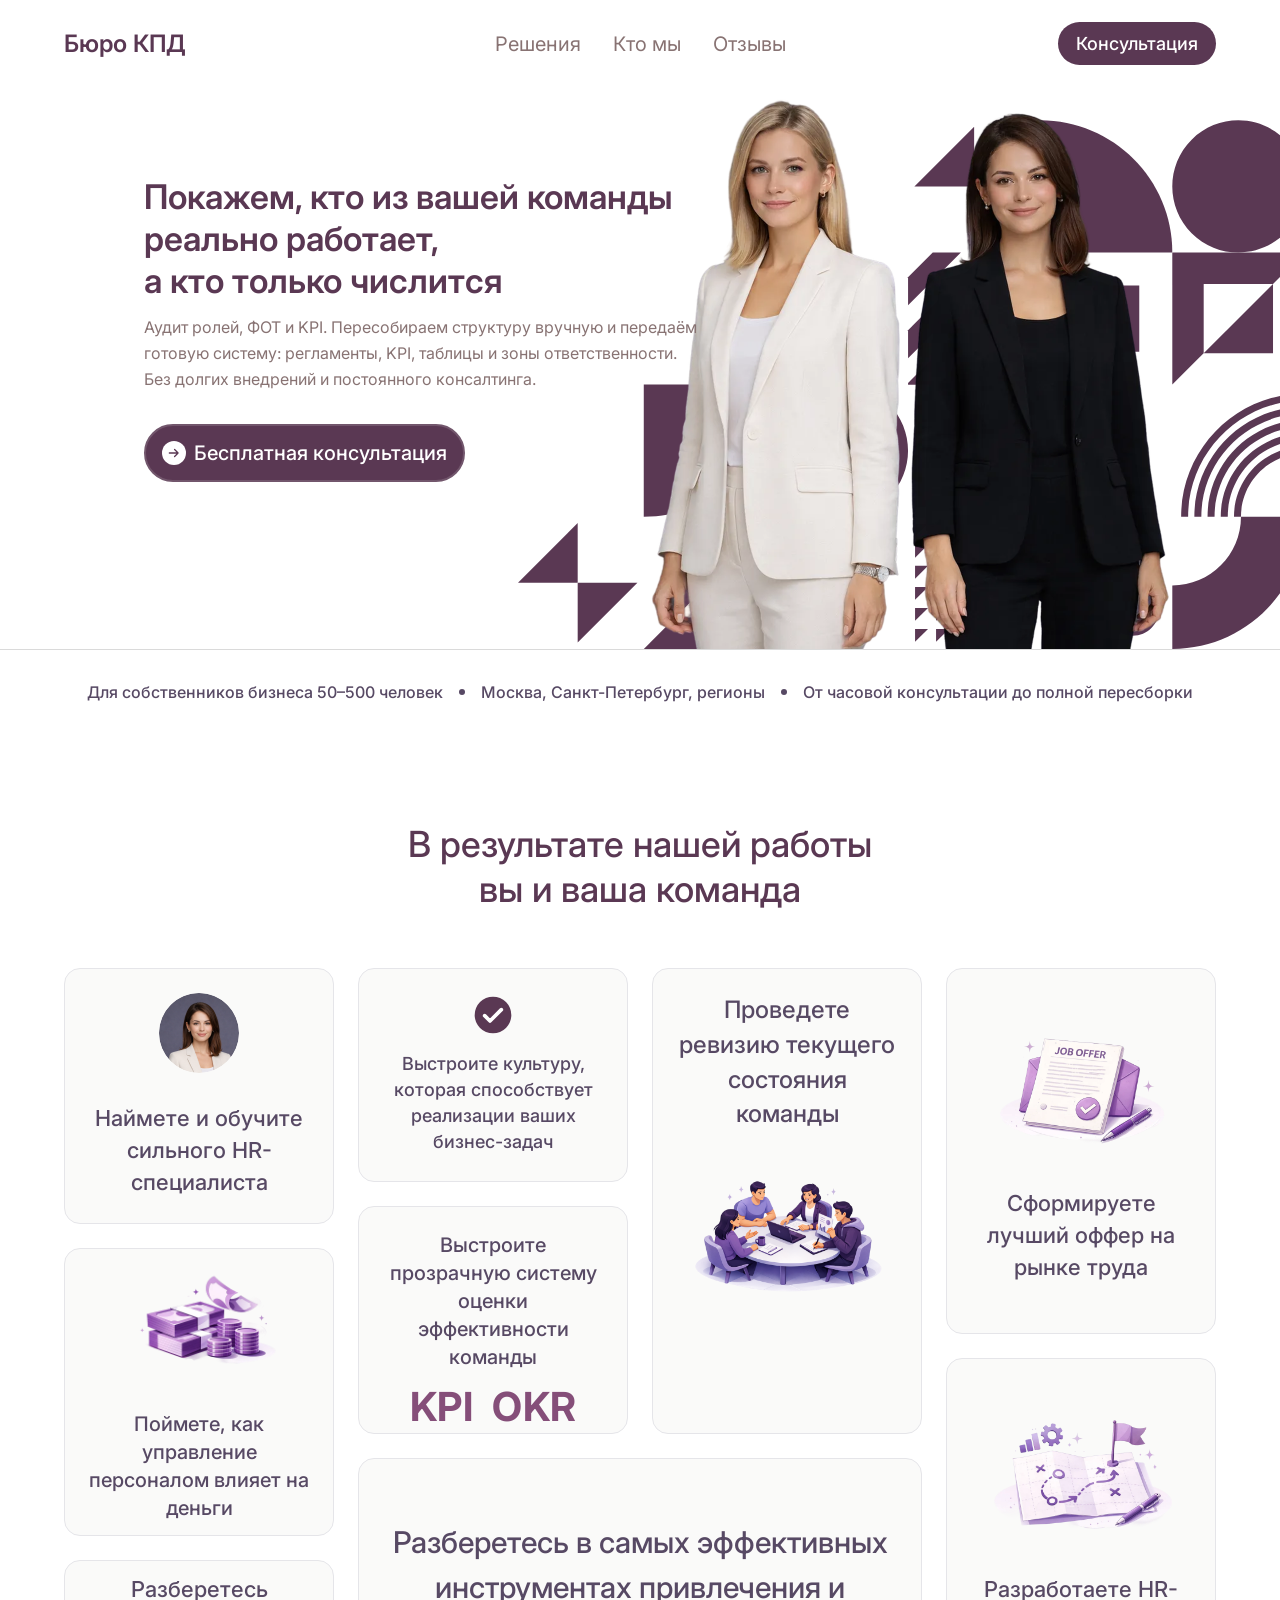
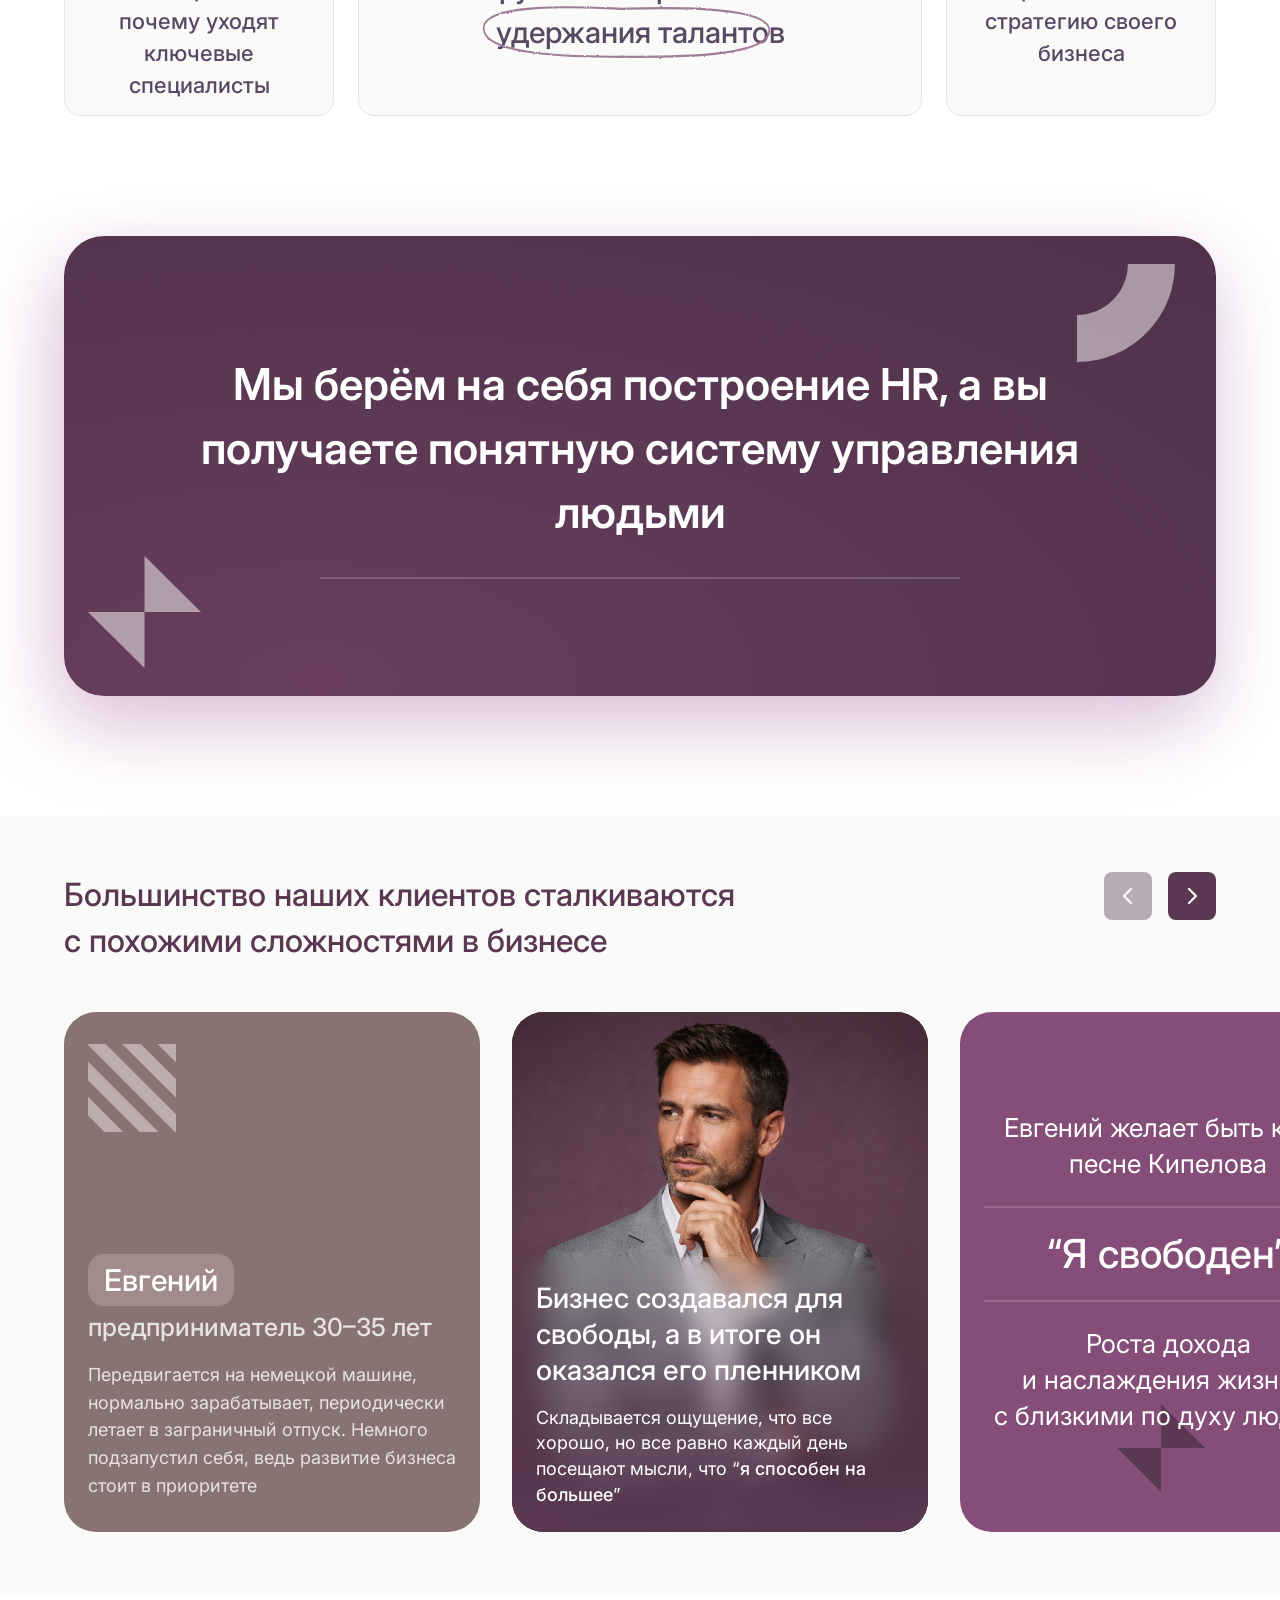
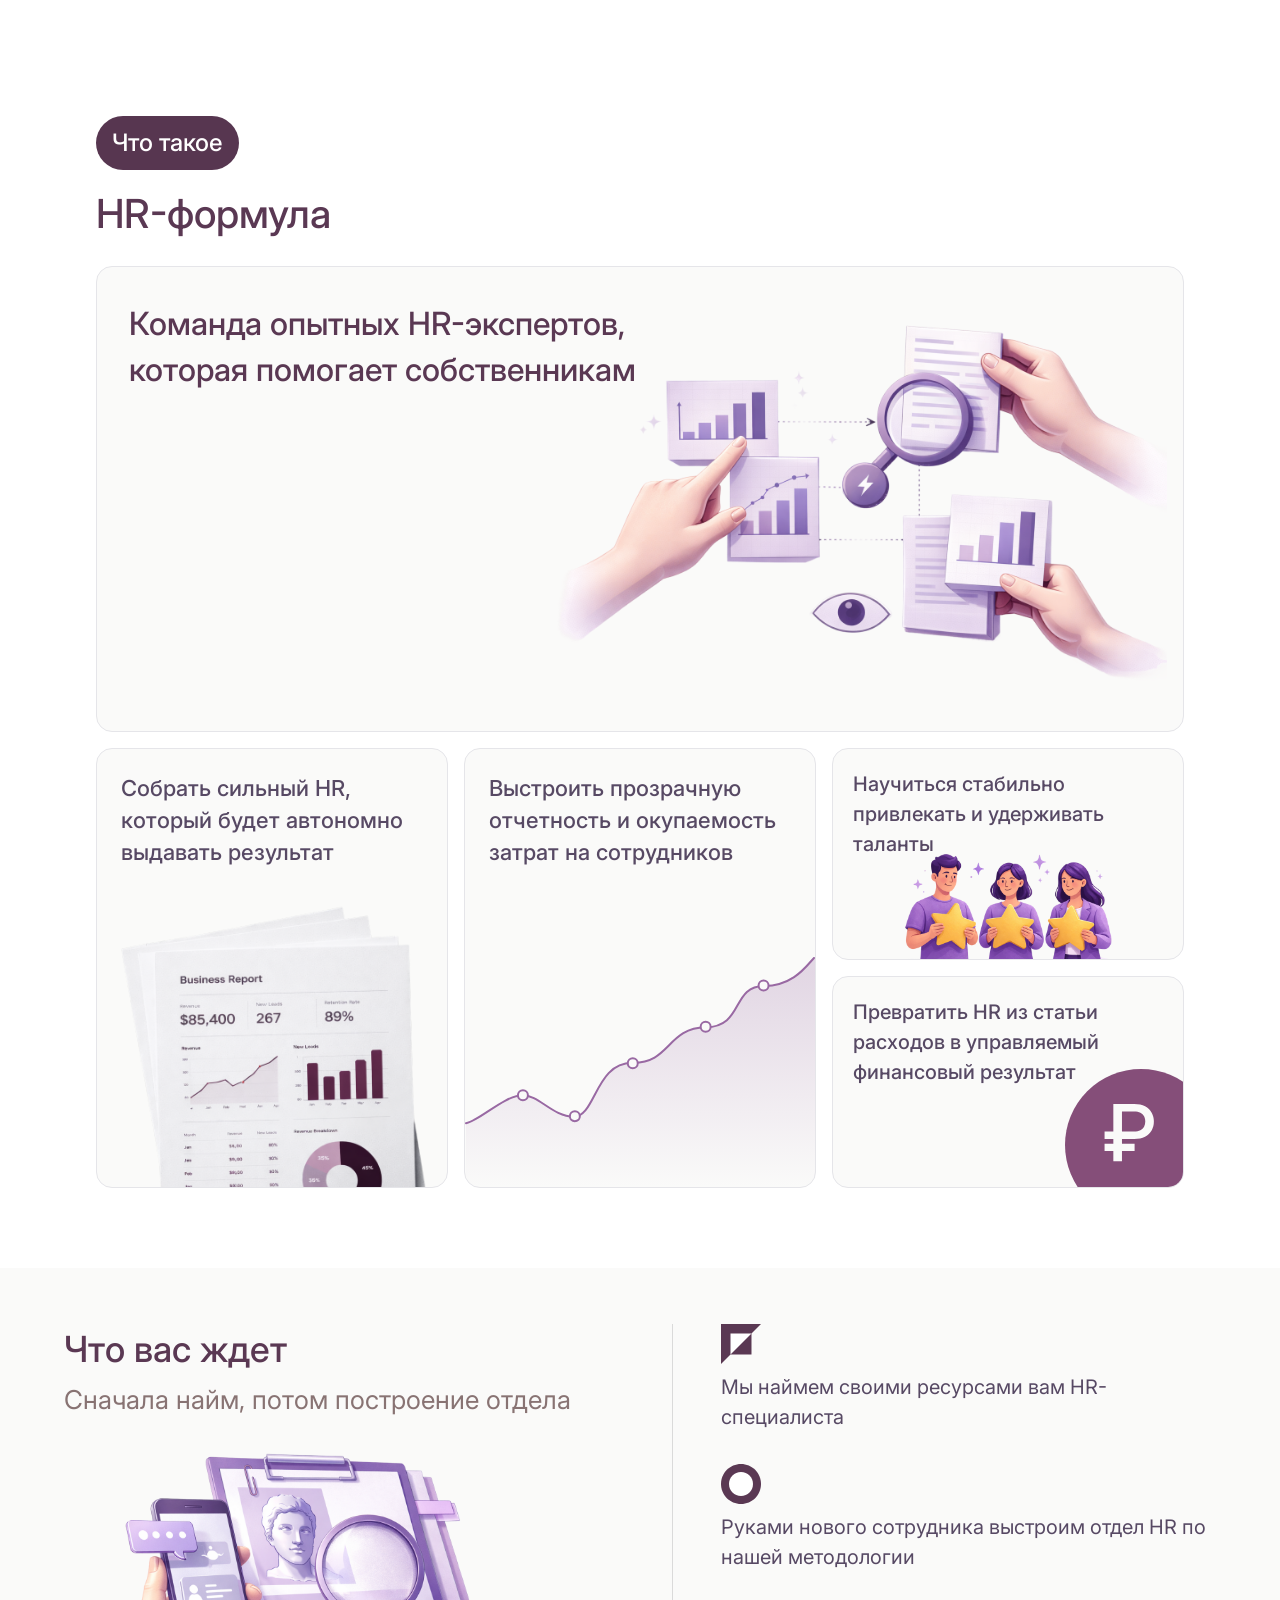
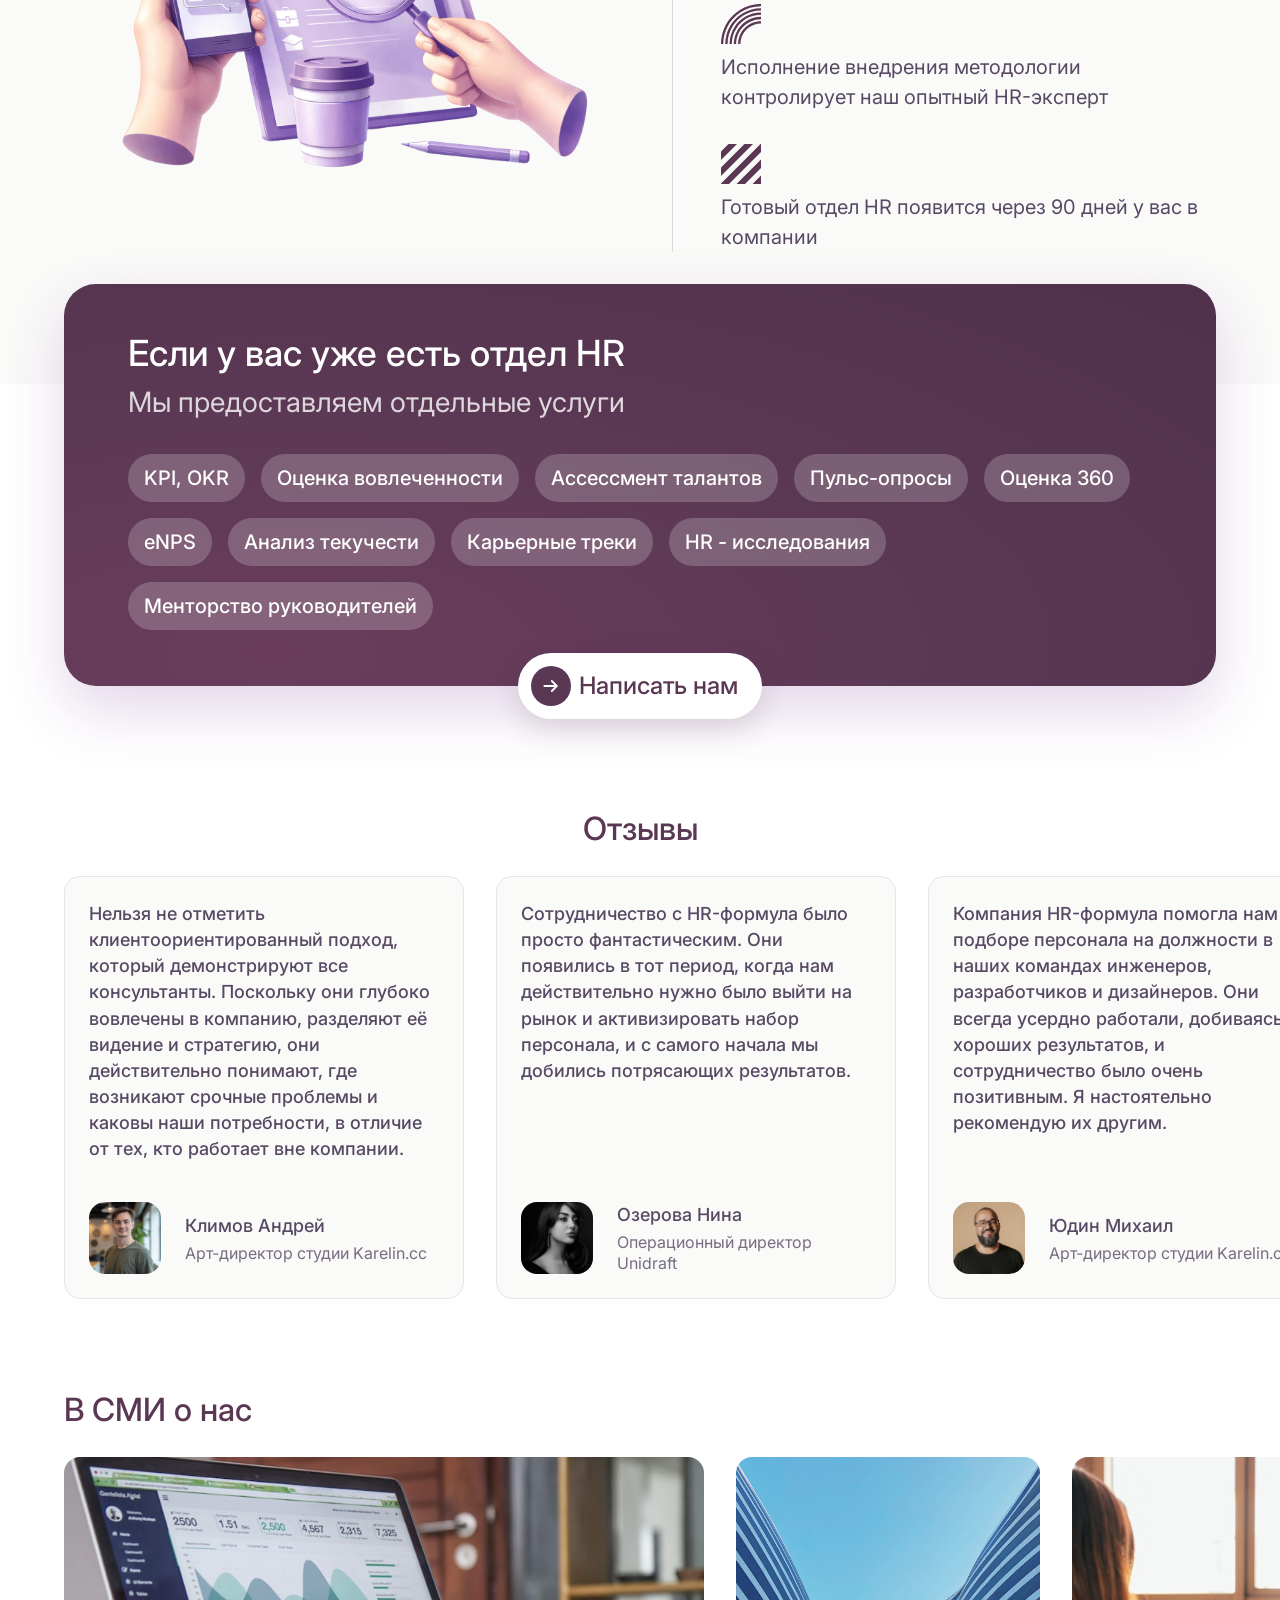
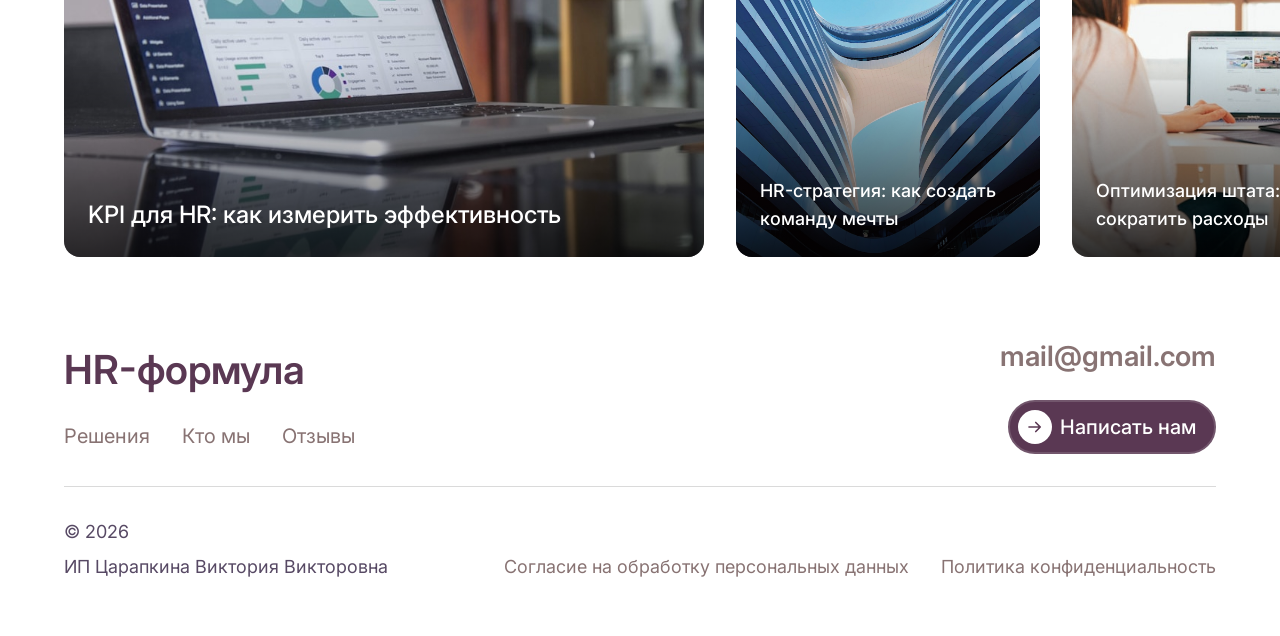
<file: index.html>
<!DOCTYPE html>
<html lang="ru">
<head>
  <meta charset="UTF-8" />
  <meta name="viewport" content="width=device-width, initial-scale=1.0" />
  <title>HR-формула</title>
  <meta name="description" content="Построение автономной системы управления персоналом для собственников бизнеса" />
  <link rel="preconnect" href="https://fonts.googleapis.com" />
  <link rel="preconnect" href="https://fonts.gstatic.com" crossorigin />
  <link href="https://fonts.googleapis.com/css2?family=Inter:wght@400;500;600&display=swap" rel="stylesheet" />
  <!-- ?v=N — при правках стилей/скрипта увеличить число, чтобы сбросить кэш браузера -->
  <link rel="stylesheet" href="styles.css?v=2" />
</head>
<body>
  <!-- ============ HEADER ============ -->
  <header class="header" id="header">
    <div class="header__inner container">
      <a href="#" class="logo">Бюро КПД</a>

      <nav class="nav" id="nav" aria-label="Основная навигация">
        <ul class="nav__list">
          <li><a href="#solutions" class="nav__link">Решения</a></li>
          <li><a href="#about" class="nav__link">Кто мы</a></li>
          <li><a href="#reviews" class="nav__link">Отзывы</a></li>
        </ul>

        <!-- нижняя зона меню: видна только в мобильном фуллскрин-меню -->
        <div class="nav__foot">
          <a href="#contact" class="btn btn--pill nav__cta">Написать нам</a>
          <a href="mailto:mail@gmail.com" class="nav__email">mail@gmail.com</a>
        </div>
      </nav>

      <a href="#contact" class="btn btn--pill header__cta">Консультация</a>

      <button
        class="burger"
        id="burger"
        aria-label="Открыть меню"
        aria-expanded="false"
        aria-controls="nav"
      >
        <span></span>
        <span></span>
        <span></span>
      </button>
    </div>
  </header>

  <!-- backdrop for mobile menu -->
  <div class="menu-overlay" id="menuOverlay" hidden></div>

  <!-- ============ HERO ============ -->
  <main>
    <section class="hero">
      <div class="hero__inner container">
        <div class="hero__content">
          <h1 class="hero__title">
            Покажем, кто из вашей команды реально работает,<br />
            а кто только числится
          </h1>
          <p class="hero__subtitle">
            Аудит ролей, ФОТ и KPI. Пересобираем структуру вручную
            и передаём готовую систему: регламенты, KPI, таблицы и зоны
            ответственности. Без долгих внедрений и постоянного консалтинга.
          </p>
          <a href="#contact" class="btn btn--cta">
            <span class="btn--cta__icon" aria-hidden="true">
              <svg width="14" height="14" viewBox="0 0 24 24" fill="none" xmlns="http://www.w3.org/2000/svg">
                <path d="M4 12h15M13 6l6 6-6 6" stroke="#5a3853" stroke-width="2.2" stroke-linecap="round" stroke-linejoin="round"/>
              </svg>
            </span>
            Бесплатная консультация
          </a>
        </div>

        <div class="hero__media">
          <svg class="hero__pattern" viewBox="0 0 848 594" width="848" height="594" fill="none" xmlns="http://www.w3.org/2000/svg" aria-hidden="true" focusable="false">
            <g>
              <path d="M719.828 149.753C747.397 177.322 792.095 177.322 819.664 149.753C847.233 122.185 847.233 77.4867 819.664 49.9178C792.095 22.349 747.397 22.349 719.828 49.9178C692.259 77.4866 692.259 122.185 719.828 149.753Z" fill="#5A3853"/>
              <path d="M296.27 432.133C323.839 459.701 368.536 459.701 396.105 432.133C423.674 404.564 423.674 359.866 396.105 332.297C368.536 304.728 323.839 304.728 296.27 332.297C268.701 359.866 268.701 404.564 296.27 432.133Z" fill="#5A3853"/>
              <path d="M337.778 417.913C357.501 422.568 377.264 410.353 381.919 390.63C386.574 370.907 374.359 351.145 354.636 346.49C334.913 341.834 315.15 354.049 310.495 373.773C305.84 393.496 318.055 413.258 337.778 417.913Z" fill="#FDF9F3"/>
              <path d="M840.355 452.82L772.553 452.82C772.553 493.348 739.703 526.198 699.176 526.198L699.176 594C777.14 594 840.355 530.793 840.355 452.82Z" fill="#5A3853"/>
              <path d="M606.062 391.536C611.208 403.959 625.45 409.858 637.873 404.713C650.296 399.567 656.196 385.324 651.05 372.901C645.904 360.478 631.662 354.579 619.238 359.725C606.815 364.87 600.916 379.113 606.062 391.536Z" fill="#5A3853"/>
              <path d="M134.405 594L275.594 452.811L275.594 594L134.405 594Z" fill="#5A3853"/>
              <path d="M242.025 560.443L242.025 486.377L167.959 486.377L167.959 560.443L242.025 560.443Z" fill="#5A3853"/>
              <path d="M167.959 560.443L242.025 486.377L242.025 560.443L167.959 560.443Z" fill="#FDF9F3"/>
              <path d="M699.158 311.622L840.355 170.434L699.158 170.434L699.158 311.622Z" fill="#5A3853"/>
              <path d="M732.723 278.066L806.789 278.066L806.789 204L732.723 204L732.723 278.066Z" fill="#5A3853"/>
              <path d="M732.723 278.057L806.789 203.99L732.723 203.99L732.723 278.057Z" fill="white"/>
              <path d="M708.612 452.811C708.612 380.168 767.712 321.068 840.355 321.068L840.355 328.537C771.828 328.537 716.081 384.284 716.081 452.811L708.612 452.811Z" fill="#5A3853"/>
              <path d="M722.725 452.811C722.725 387.955 775.49 335.181 840.355 335.181L840.355 342.65C779.614 342.65 730.204 392.061 730.204 452.802L722.734 452.802L722.725 452.811Z" fill="#5A3853"/>
              <path d="M736.848 452.811C736.848 395.741 783.285 349.304 840.355 349.304L840.355 356.773C787.401 356.773 744.317 399.856 744.317 452.811L736.848 452.811Z" fill="#5A3853"/>
              <path d="M750.961 452.811C750.961 403.518 791.063 363.426 840.355 363.426L840.355 370.895C795.187 370.895 758.439 407.643 758.439 452.811L750.97 452.811L750.961 452.811Z" fill="#5A3853"/>
              <path d="M765.084 452.811C765.084 411.305 798.849 377.54 840.355 377.54L840.355 385.009C802.973 385.009 772.553 415.42 772.553 452.802L765.084 452.802L765.084 452.811Z" fill="#5A3853"/>
              <path d="M427.158 442.432L427.158 322.001L547.58 322.001L547.58 442.432L427.158 442.432ZM434.636 329.48L434.636 434.963L540.12 434.963L540.12 329.48L434.636 329.48Z" fill="#5A3853"/>
              <path d="M441.281 428.31L441.281 336.124L533.467 336.124L533.467 428.31L441.281 428.31ZM448.75 343.593L448.75 420.841L525.989 420.841L525.989 343.593L448.75 343.593Z" fill="#5A3853"/>
              <path d="M455.403 414.196L455.403 350.246L519.344 350.246L519.344 414.196L455.403 414.196ZM462.872 357.715L462.872 406.727L511.875 406.727L511.875 357.715L462.872 357.715Z" fill="#5A3853"/>
              <path d="M313.992 240.823C329.455 242.99 343.748 232.212 345.916 216.749C348.083 201.286 337.305 186.994 321.842 184.826C306.379 182.658 292.086 193.436 289.919 208.899C287.751 224.362 298.529 238.655 313.992 240.823Z" fill="#5A3853"/>
              <path d="M312.539 297.011C327.873 299.961 342.694 289.922 345.644 274.589C348.594 259.256 338.555 244.435 323.222 241.485C307.889 238.535 293.068 248.573 290.118 263.906C287.168 279.24 297.206 294.061 312.539 297.011Z" fill="#5A3853"/>
              <path d="M346.184 212.819C346.184 228.434 358.842 241.091 374.456 241.091C390.071 241.091 402.729 228.434 402.729 212.819C402.729 197.205 390.071 184.547 374.456 184.547C358.842 184.547 346.184 197.205 346.184 212.819Z" fill="#5A3853"/>
              <path d="M346.184 269.237C346.184 284.851 358.842 297.509 374.456 297.509C390.071 297.509 402.729 284.851 402.729 269.237C402.729 253.622 390.071 240.965 374.456 240.965C358.842 240.965 346.184 253.622 346.184 269.237Z" fill="#5A3853"/>
              <path d="M572.016 495.206C572.016 510.82 584.674 523.478 600.288 523.478C615.903 523.478 628.561 510.82 628.561 495.206C628.561 479.592 615.903 466.934 600.288 466.934C584.674 466.934 572.016 479.592 572.016 495.206Z" fill="#5A3853"/>
              <path d="M572.016 551.614C572.016 567.229 584.674 579.887 600.288 579.887C615.903 579.887 628.561 567.229 628.561 551.614C628.561 536 615.903 523.342 600.288 523.342C584.674 523.342 572.016 536 572.016 551.614Z" fill="#5A3853"/>
              <path d="M628.561 495.206C628.561 510.82 641.219 523.478 656.833 523.478C672.448 523.478 685.105 510.82 685.105 495.206C685.105 479.592 672.448 466.934 656.833 466.934C641.219 466.934 628.561 479.592 628.561 495.206Z" fill="#5A3853"/>
              <path d="M628.561 551.614C628.561 567.229 641.219 579.887 656.833 579.887C672.448 579.887 685.105 567.229 685.105 551.614C685.105 536 672.448 523.342 656.833 523.342C641.219 523.342 628.561 536 628.561 551.614Z" fill="#5A3853"/>
              <path d="M310.886 558.703L381.48 558.703L381.48 488.108L310.886 488.108L310.886 558.703Z" fill="#5A3853"/>
              <path d="M593.267 276.389L663.861 276.389L663.861 205.794L593.267 205.794L593.267 276.389Z" fill="#5A3853"/>
              <path d="M536.604 474.104L536.604 460.317L550.473 460.317L536.604 474.104Z" fill="#5A3853"/>
              <path d="M536.604 496.584L536.604 482.797L550.473 482.797L536.604 496.584Z" fill="#5A3853"/>
              <path d="M536.604 519.064L536.604 505.277L550.473 505.277L536.604 519.064Z" fill="#5A3853"/>
              <path d="M536.604 541.544L536.604 527.757L550.473 527.757L536.604 541.544Z" fill="#5A3853"/>
              <path d="M536.604 564.033L536.604 550.237L550.473 550.237L536.604 564.033Z" fill="#5A3853"/>
              <path d="M536.604 586.513L536.604 572.717L550.473 572.717L536.604 586.513Z" fill="#5A3853"/>
              <path d="M514.145 474.104L514.145 460.317L528.014 460.317L514.145 474.104Z" fill="#5A3853"/>
              <path d="M514.145 496.584L514.145 482.797L528.014 482.797L514.145 496.584Z" fill="#5A3853"/>
              <path d="M514.145 519.064L514.145 505.277L528.014 505.277L514.145 519.064Z" fill="#5A3853"/>
              <path d="M514.145 541.544L514.145 527.757L528.014 527.757L514.145 541.544Z" fill="#5A3853"/>
              <path d="M514.145 564.033L514.145 550.237L528.014 550.237L514.145 564.033Z" fill="#5A3853"/>
              <path d="M514.145 586.513L514.145 572.716L528.014 572.716L514.145 586.513Z" fill="#5A3853"/>
              <path d="M491.668 474.104L491.668 460.317L505.537 460.317L491.668 474.104Z" fill="#5A3853"/>
              <path d="M491.668 496.584L491.668 482.797L505.537 482.797L491.668 496.584Z" fill="#5A3853"/>
              <path d="M491.668 519.064L491.668 505.277L505.537 505.277L491.668 519.064Z" fill="#5A3853"/>
              <path d="M491.668 541.544L491.668 527.757L505.537 527.757L491.668 541.544Z" fill="#5A3853"/>
              <path d="M491.668 564.033L491.668 550.237L505.537 550.237L491.668 564.033Z" fill="#5A3853"/>
              <path d="M491.668 586.513L491.668 572.716L505.537 572.716L491.668 586.513Z" fill="#5A3853"/>
              <path d="M469.211 474.104L469.211 460.317L483.08 460.317L469.211 474.104Z" fill="#5A3853"/>
              <path d="M469.211 496.584L469.211 482.797L483.08 482.797L469.211 496.584Z" fill="#5A3853"/>
              <path d="M469.211 519.064L469.211 505.277L483.08 505.277L469.211 519.064Z" fill="#5A3853"/>
              <path d="M469.211 541.544L469.211 527.757L483.08 527.757L469.211 541.544Z" fill="#5A3853"/>
              <path d="M469.211 564.033L469.211 550.237L483.08 550.237L469.211 564.033Z" fill="#5A3853"/>
              <path d="M469.211 586.513L469.211 572.716L483.08 572.716L469.211 586.513Z" fill="#5A3853"/>
              <path d="M446.737 474.104L446.737 460.317L460.605 460.317L446.737 474.104Z" fill="#5A3853"/>
              <path d="M446.737 496.584L446.737 482.797L460.605 482.797L446.737 496.584Z" fill="#5A3853"/>
              <path d="M446.737 519.064L446.737 505.277L460.605 505.277L446.737 519.064Z" fill="#5A3853"/>
              <path d="M446.737 541.544L446.737 527.757L460.605 527.757L446.737 541.544Z" fill="#5A3853"/>
              <path d="M446.737 564.033L446.737 550.237L460.605 550.237L446.737 564.033Z" fill="#5A3853"/>
              <path d="M446.737 586.513L446.737 572.716L460.605 572.716L446.737 586.513Z" fill="#5A3853"/>
              <path d="M424.278 474.104L424.278 460.317L438.146 460.317L424.278 474.104Z" fill="#5A3853"/>
              <path d="M424.278 496.584L424.278 482.797L438.146 482.797L424.278 496.584Z" fill="#5A3853"/>
              <path d="M424.278 519.064L424.278 505.277L438.146 505.277L424.278 519.064Z" fill="#5A3853"/>
              <path d="M424.278 541.544L424.278 527.757L438.146 527.757L424.278 541.544Z" fill="#5A3853"/>
              <path d="M424.278 564.033L424.278 550.237L438.146 550.237L424.278 564.033Z" fill="#5A3853"/>
              <path d="M424.278 586.513L424.278 572.717L438.146 572.717L424.278 586.513Z" fill="#5A3853"/>
              <path d="M423.575 99.8392L487.371 99.8392L487.371 36.0432L423.575 99.8392Z" fill="#5A3853"/>
              <path d="M487.374 163.635L487.374 99.8392L551.17 99.8392L487.374 163.635Z" fill="#5A3853"/>
              <path d="M443.159 170.497L416.781 196.875L416.781 226.933L473.217 170.497L443.159 170.497Z" fill="#5A3853"/>
              <path d="M499.701 170.497L416.779 253.419L416.779 283.468L529.75 170.497L499.701 170.497Z" fill="#5A3853"/>
              <path d="M557.969 170.497L556.237 170.497L416.78 309.955L416.78 311.686L445.107 311.686L557.969 198.824L557.969 170.497Z" fill="#5A3853"/>
              <path d="M557.969 225.31L471.593 311.686L501.642 311.686L557.969 255.359L557.969 225.31Z" fill="#5A3853"/>
              <path d="M528.128 311.686L557.969 311.686L557.969 281.845L528.128 311.686Z" fill="#5A3853"/>
              <path d="M127.594 523.406L63.7977 523.406L63.7977 587.202L127.594 523.406Z" fill="#5A3853"/>
              <path d="M63.7969 459.61L63.7969 523.406L0.000844074 523.406L63.7969 459.61Z" fill="#5A3853"/>
              <path d="M557.969 29.2357L557.969 170.425L699.158 170.425C699.158 92.4516 635.942 29.2357 557.969 29.2357Z" fill="#5A3853"/>
              <path d="M275.58 311.622L134.391 311.622L134.391 452.811C212.364 452.811 275.58 389.595 275.58 311.622Z" fill="#5A3853"/>
            </g>
          </svg>
          <img class="hero__photo" src="assets/hero-pair.png" alt="Две женщины — консультанты Бюро КПД" />
        </div>
      </div>

      <!-- инфо-полоса под разделителем (узел 2252:17) -->
      <div class="hero__meta">
        <div class="hero__meta-inner container">
          <p>Для собственников бизнеса 50–500 человек</p>
          <span class="hero__dot" aria-hidden="true"></span>
          <p>Москва, Санкт-Петербург, регионы</p>
          <span class="hero__dot" aria-hidden="true"></span>
          <p>От часовой консультации до полной пересборки</p>
        </div>
      </div>
    </section>

    <!-- ============ РЕЗУЛЬТАТЫ (второй блок) ============ -->
    <section class="results" id="solutions">
      <div class="container">
        <h2 class="results__title">В результате нашей работы вы и ваша команда</h2>

        <div class="results__grid">
          <!-- колонка 1 -->
          <article class="card card--avatar">
            <img class="card__avatar" src="assets/avatar.png" alt="HR-специалист" width="80" height="80" />
            <p class="card__text">Наймете и обучите сильного HR-специалиста</p>
          </article>

          <article class="card card--media card--money">
            <img class="card__img" src="assets/result-money.png" alt="" aria-hidden="true" />
            <p class="card__text">Поймете, как управление персоналом влияет на деньги</p>
          </article>

          <article class="card card--why">
            <p class="card__text">Разберетесь почему уходят ключевые специалисты</p>
          </article>

          <!-- колонка 2 -->
          <article class="card card--icon card--culture">
            <span class="card__check" aria-hidden="true">
              <svg viewBox="0 0 24 24" width="40" height="40" fill="none" xmlns="http://www.w3.org/2000/svg">
                <circle cx="12" cy="12" r="11" fill="#5a3853" />
                <path d="M7 12.4l3.2 3.2L17 8.8" stroke="#fff" stroke-width="2.2" stroke-linecap="round" stroke-linejoin="round" />
              </svg>
            </span>
            <p class="card__text card__text--sm">Выстроите культуру, которая способствует реализации ваших бизнес-задач</p>
          </article>

          <article class="card card--kpi">
            <p class="card__text">Выстроите прозрачную систему оценки эффективности команды</p>
            <p class="card__kpi">KPI&nbsp;&nbsp;OKR</p>
          </article>

          <!-- колонка 3 (центр) -->
          <article class="card card--tall card--top card--revision">
            <p class="card__text card__text--lg">Проведете ревизию текущего состояния команды</p>
            <img class="card__img" src="assets/result-team.png" alt="" aria-hidden="true" />
          </article>

          <!-- широкая карточка -->
          <article class="card card--wide">
            <p class="card__text card__text--xl">
              Разберетесь в самых эффективных инструментах привлечения и
              <span class="card__hl">
                удержания талантов
                <img class="card__underline" src="assets/underline.svg" alt="" aria-hidden="true" />
              </span>
            </p>
          </article>

          <!-- колонка 4 -->
          <article class="card card--media card--tall card--offer">
            <img class="card__img" src="assets/result-offer.png" alt="" aria-hidden="true" />
            <p class="card__text">Сформируете лучший оффер на рынке труда</p>
          </article>

          <article class="card card--media card--tall card--strategy">
            <img class="card__img" src="assets/result-strategy.png" alt="" aria-hidden="true" />
            <p class="card__text">Разработаете HR-стратегию своего бизнеса</p>
          </article>
        </div>
      </div>
    </section>

    <!-- ============ ОБЕЩАНИЕ (третий блок) ============ -->
    <section class="cta">
      <div class="container">
        <div class="cta__card">
          <img class="cta__shape cta__shape--quote" src="assets/cta-quote.svg" alt="" aria-hidden="true" />
          <img class="cta__shape cta__shape--arrow" src="assets/cta-arrow.svg" alt="" aria-hidden="true" />
          <p class="cta__title">
            Мы берём на себя построение HR, а вы получаете понятную систему управления людьми
          </p>
          <hr class="cta__divider" />
        </div>
      </div>
    </section>

    <!-- ============ КЕЙСЫ / СЛОЖНОСТИ (четвёртый блок) ============ -->
    <section class="cases">
      <div class="cases__band">
        <div class="container cases__head">
          <h2 class="cases__title">
            Большинство наших клиентов сталкиваются<br />
            с похожими сложностями в бизнесе
          </h2>
          <div class="cases__nav">
            <button class="cases__arrow" type="button" data-dir="prev" aria-label="Предыдущий слайд" aria-controls="casesSlider">
              <svg viewBox="0 0 24 24" width="24" height="24" fill="none" xmlns="http://www.w3.org/2000/svg" aria-hidden="true">
                <path d="M15 5l-7 7 7 7" stroke="currentColor" stroke-width="2.2" stroke-linecap="round" stroke-linejoin="round" />
              </svg>
            </button>
            <button class="cases__arrow" type="button" data-dir="next" aria-label="Следующий слайд" aria-controls="casesSlider">
              <svg viewBox="0 0 24 24" width="24" height="24" fill="none" xmlns="http://www.w3.org/2000/svg" aria-hidden="true">
                <path d="M9 5l7 7-7 7" stroke="currentColor" stroke-width="2.2" stroke-linecap="round" stroke-linejoin="round" />
              </svg>
            </button>
          </div>
        </div>

        <div class="cases__slider" id="casesSlider">
          <!-- Карточка 1: профиль -->
          <article class="case case--profile">
            <img class="case__deco case__deco--stripes" src="assets/case-stripes.svg" alt="" aria-hidden="true" />
            <div class="case__body">
              <div class="case__person">
                <span class="case__badge">Евгений</span>
                <p class="case__role">предприниматель 30–35 лет</p>
              </div>
              <p class="case__desc">
                Передвигается на немецкой машине, нормально зарабатывает,
                периодически летает в заграничный отпуск. Немного подзапустил
                себя, ведь развитие бизнеса стоит в приоритете
              </p>
            </div>
          </article>

          <!-- Карточка 2: фото + оверлей -->
          <article class="case case--photo">
            <img class="case__img" src="assets/case-man.png" alt="Евгений" />
            <div class="case__overlay">
              <p class="case__quote">
                Бизнес создавался для свободы, а в итоге он оказался его пленником
              </p>
              <p class="case__note">
                Складывается ощущение, что все хорошо, но все равно каждый день
                посещают мысли, что “<b>я способен на большее</b>”
              </p>
            </div>
          </article>

          <!-- Карточка 3: цитата -->
          <article class="case case--quote">
            <div class="case__center">
              <p class="case__line">Евгений желает быть как в песне Кипелова</p>
              <hr class="case__divider" />
              <p class="case__big">“Я свободен”</p>
              <hr class="case__divider" />
              <p class="case__line">
                Роста дохода<br />
                и наслаждения жизнью<br />
                с близкими по духу людьми
              </p>
            </div>
            <img class="case__deco case__deco--star" src="assets/case-star.svg" alt="" aria-hidden="true" />
          </article>

          <!-- Карточка 4: фото (тёмное) + оверлей -->
          <article class="case case--photo case--photo-alt">
            <img class="case__img" src="assets/case-dark.jpg" alt="" aria-hidden="true" />
            <div class="case__overlay case__overlay--top">
              <p class="case__note">
                Складывается ощущение, что все хорошо, но все равно каждый день
                посещают мысли, что “<b>я способен на большее</b>”
              </p>
              <p class="case__quote">
                Бизнес создавался для свободы, а в итоге он оказался его пленником
              </p>
            </div>
          </article>
        </div>
      </div>
    </section>

    <!-- ============ ЧТО ТАКОЕ HR-ФОРМУЛА (пятый блок) ============ -->
    <section class="about" id="about">
      <div class="container">
        <div class="about__head">
          <span class="about__badge">Что такое</span>
          <h2 class="about__title">HR-формула</h2>
        </div>

        <div class="about__grid">
          <!-- вводная широкая карточка -->
          <article class="about__card about__hero-card">
            <p class="about__hero-text">
              Команда опытных HR-экспертов, которая помогает собственникам
            </p>
            <img class="about__hero-img" src="assets/about-hero.png" alt="" aria-hidden="true" />
          </article>

          <!-- карточка A -->
          <article class="about__card about__card--a">
            <p class="about__card-title">
              Собрать сильный HR, который будет автономно выдавать результат
            </p>
            <img class="about__card-img about__card-img--report" src="assets/about-report.png" alt="" aria-hidden="true" />
          </article>

          <!-- карточка B -->
          <article class="about__card about__card--b">
            <p class="about__card-title">
              Выстроить прозрачную отчетность и окупаемость затрат на сотрудников
            </p>
            <img class="about__card-img about__card-img--graph" src="assets/about-graph.svg" alt="" aria-hidden="true" />
          </article>

          <!-- колонка из двух карточек -->
          <div class="about__col">
            <article class="about__card about__card--people">
              <p class="about__card-title about__card-title--sm">
                Научиться стабильно привлекать и удерживать таланты
              </p>
              <img class="about__card-img about__card-img--people" src="assets/about-people.png" alt="" aria-hidden="true" />
            </article>
            <article class="about__card about__card--ruble">
              <p class="about__card-title about__card-title--sm">
                Превратить HR из статьи расходов в управляемый финансовый результат
              </p>
              <span class="about__ruble" aria-hidden="true">
                <img src="assets/ruble.svg" alt="" />
              </span>
            </article>
          </div>
        </div>
      </div>
    </section>

    <!-- ============ ЧТО ВАС ЖДЁТ (шестой блок) ============ -->
    <section class="offer">
      <div class="offer__band">
        <div class="container">
          <div class="offer__top">
            <div class="offer__left">
              <div class="offer__head">
                <h2 class="offer__title">Что вас ждет</h2>
                <p class="offer__subtitle">Сначала найм, потом построение отдела</p>
              </div>
              <img class="offer__illustration" src="assets/offer-illustration.png" alt="" aria-hidden="true" />
            </div>

            <ul class="offer__list">
              <li class="offer__item">
                <img class="offer__icon" src="assets/offer-icon-1.svg" alt="" aria-hidden="true" />
                <p class="offer__item-text">Мы наймем своими ресурсами вам HR-специалиста</p>
              </li>
              <li class="offer__item">
                <img class="offer__icon" src="assets/offer-icon-2.svg" alt="" aria-hidden="true" />
                <p class="offer__item-text">Руками нового сотрудника выстроим отдел HR по нашей методологии</p>
              </li>
              <li class="offer__item">
                <img class="offer__icon" src="assets/offer-icon-3.svg" alt="" aria-hidden="true" />
                <p class="offer__item-text">Исполнение внедрения методологии контролирует наш опытный HR-эксперт</p>
              </li>
              <li class="offer__item">
                <img class="offer__icon" src="assets/offer-icon-4.svg" alt="" aria-hidden="true" />
                <p class="offer__item-text">Готовый отдел HR появится через 90 дней у вас в компании</p>
              </li>
            </ul>
          </div>
        </div>
      </div>

      <div class="container">
        <div class="offer__card">
          <div class="offer__card-head">
            <p class="offer__card-title">Если у вас уже есть отдел HR</p>
            <p class="offer__card-sub">Мы предоставляем отдельные услуги</p>
          </div>
          <ul class="offer__pills">
            <li>KPI, OKR</li>
            <li>Оценка вовлеченности</li>
            <li>Ассессмент талантов</li>
            <li>Пульс-опросы</li>
            <li>Оценка 360</li>
            <li>eNPS</li>
            <li>Анализ текучести</li>
            <li>Карьерные треки</li>
            <li>HR&nbsp;-&nbsp;исследования</li>
            <li>Менторство руководителей</li>
          </ul>
          <a href="#contact" class="offer__cta">
            <span class="offer__cta-icon" aria-hidden="true">
              <svg width="20" height="20" viewBox="0 0 24 24" fill="none" xmlns="http://www.w3.org/2000/svg">
                <path d="M4 12h15M13 6l6 6-6 6" stroke="#fff" stroke-width="2.2" stroke-linecap="round" stroke-linejoin="round" />
              </svg>
            </span>
            Написать нам
          </a>
        </div>
      </div>
    </section>

    <!-- ============ ОТЗЫВЫ (седьмой блок) ============ -->
    <section class="reviews" id="reviews">
      <div class="container">
        <h2 class="reviews__title">Отзывы</h2>

        <!-- Карточки рендерятся из content/reviews.json (см. script.js) -->
        <div class="reviews__grid" id="reviewsSlider"></div>
      </div>
    </section>

    <!-- ============ В СМИ О НАС (восьмой блок) ============ -->
    <section class="press">
      <div class="container">
        <h2 class="press__title">В СМИ о нас</h2>

        <!-- Карточки рендерятся из content/press.json (см. script.js) -->
        <div class="press__grid" id="pressGrid"></div>
      </div>
    </section>
  </main>

  <!-- ============ FOOTER ============ -->
  <footer class="footer">
    <div class="container">
      <div class="footer__top">
        <div class="footer__brand">
          <p class="footer__logo">HR-формула</p>
          <nav class="footer__nav" aria-label="Футер">
            <a href="#solutions">Решения</a>
            <a href="#about">Кто мы</a>
            <a href="#reviews">Отзывы</a>
          </nav>
        </div>

        <div class="footer__contact">
          <a class="footer__email" href="mailto:mail@gmail.com">mail@gmail.com</a>
          <a class="btn btn--cta footer__cta" href="#contact">
            <span class="btn--cta__icon" aria-hidden="true">
              <svg width="18" height="18" viewBox="0 0 24 24" fill="none" xmlns="http://www.w3.org/2000/svg">
                <path d="M4 12h15M13 6l6 6-6 6" stroke="#5a3853" stroke-width="2.2" stroke-linecap="round" stroke-linejoin="round" />
              </svg>
            </span>
            Написать нам
          </a>
        </div>
      </div>

      <hr class="footer__divider" />

      <div class="footer__bottom">
        <div class="footer__legal">
          <p>© 2026</p>
          <p>ИП Царапкина Виктория Викторовна</p>
        </div>
        <div class="footer__links">
          <a href="#">Согласие на обработку персональных данных</a>
          <a href="#">Политика конфиденциальность</a>
        </div>
      </div>
    </div>
  </footer>

  <script src="script.js?v=2"></script>
</body>
</html>
</file>
<file: styles.css>
/* ============ DESIGN TOKENS ============ */
:root {
  --color-bg: #ffffff;
  --color-primary: #5a3853;
  --color-primary-border: #72566c;
  --color-text-muted: #887373;
  --color-divider: #dadada;

  --header-h: 88px;
  --container-max: 1440px;
  --container-pad: 64px;

  --radius-pill: 48px;

  font-family: "Inter", system-ui, -apple-system, "Segoe UI", Roboto, sans-serif;
}

/* ============ RESET ============ */
*,
*::before,
*::after {
  box-sizing: border-box;
  margin: 0;
  padding: 0;
}

html {
  scroll-behavior: smooth;
}

body {
  background: var(--color-bg);
  color: var(--color-primary);
  font-family: inherit;
  line-height: 1.4;
  -webkit-font-smoothing: antialiased;
  /* clip (не hidden): обрезает по горизонтали, но не создаёт скролл-контейнер,
     чтобы корректно работал window scroll и эффект header при прокрутке */
  overflow-x: clip;
}

a {
  text-decoration: none;
  color: inherit;
}

ul {
  list-style: none;
}

img {
  display: block;
  max-width: 100%;
}

.container {
  width: 100%;
  max-width: var(--container-max);
  margin-inline: auto;
  padding-inline: var(--container-pad);
}

/* ============ HEADER (fixed + blurred backdrop) ============ */
.header {
  position: fixed;
  inset: 0 0 auto 0;
  z-index: 100;
  height: var(--header-h);
  display: flex;
  align-items: center;
  /* подложка цвета body с прозрачностью + blur */
  background: rgba(255, 255, 255, 0.5);
  -webkit-backdrop-filter: blur(10px);
  backdrop-filter: blur(10px);
  border-bottom: 1px solid transparent;
  box-shadow: 0 6px 24px rgba(90, 56, 83, 0);
  /* плавная смена фона/тени при скролле */
  transition: background 0.35s ease, box-shadow 0.35s ease,
    border-color 0.35s ease, backdrop-filter 0.35s ease;
}

/* состояние при прокрутке */
.header.is-scrolled {
  background: rgba(255, 255, 255, 0.85);
  -webkit-backdrop-filter: blur(16px);
  backdrop-filter: blur(16px);
  border-bottom-color: rgba(218, 218, 218, 0.7);
  box-shadow: 0 8px 30px rgba(90, 56, 83, 0.12);
}

.header__inner {
  position: relative;
  display: flex;
  align-items: center;
  justify-content: space-between;
  gap: 24px;
}

.logo {
  font-size: 24px;
  font-weight: 600;
  color: var(--color-primary);
  white-space: nowrap;
}

.nav {
  display: flex;
  align-items: center;
  gap: 48px;
  /* ссылки по центру header независимо от ширины логотипа/кнопки */
  position: absolute;
  left: 50%;
  top: 0;
  height: 100%;
  transform: translateX(-50%);
}

.nav__list {
  display: flex;
  align-items: center;
  gap: 32px;
}

.nav__link {
  font-size: 20px;
  font-weight: 400;
  color: var(--color-text-muted);
  transition: color 0.18s ease;
}

.nav__link:hover {
  color: var(--color-primary);
}

/* CTA + email + обёртка нижней зоны — только в мобильном меню.
   На десктопе обёртка «растворяется» (display:contents), а её содержимое скрыто. */
.nav .nav__cta {
  display: none;
}
.nav__foot {
  display: contents;
}
.nav .nav__email {
  display: none;
}

/* ============ BUTTONS ============ */
.btn {
  display: inline-flex;
  align-items: center;
  justify-content: center;
  cursor: pointer;
  font-family: inherit;
  border: none;
  transition: transform 0.15s ease, box-shadow 0.2s ease, opacity 0.2s ease;
}

.btn:active {
  transform: translateY(1px);
}

.btn--pill {
  background: var(--color-primary);
  color: #fff;
  font-size: 20px;
  font-weight: 500;
  padding: 8px 18px;
  border-radius: var(--radius-pill);
  white-space: nowrap;
}

.btn--pill:hover {
  box-shadow: 0 8px 20px rgba(90, 56, 83, 0.28);
}

/* CTA в шапке — компактнее (по макету: 18px, 9/18) */
.header__cta.btn--pill {
  font-size: 18px;
  padding: 9px 18px;
}

.btn--cta {
  background: var(--color-primary);
  border: 2px solid var(--color-primary-border);
  color: #fff;
  font-size: 20px;
  font-weight: 500;
  gap: 8px;
  padding: 13px 16px;
  border-radius: var(--radius-pill);
}

.btn--cta:hover {
  box-shadow: 0 12px 28px rgba(90, 56, 83, 0.3);
}

.btn--cta__icon {
  display: inline-flex;
  align-items: center;
  justify-content: center;
  width: 24px;
  height: 24px;
  background: #fff;
  border-radius: 50%;
  flex-shrink: 0;
}

/* ============ BURGER ============ */
.burger {
  display: none;
  flex-direction: column;
  justify-content: center;
  gap: 5px;
  width: 44px;
  height: 44px;
  padding: 10px;
  background: transparent;
  border: none;
  cursor: pointer;
  z-index: 110;
}

.burger span {
  display: block;
  width: 100%;
  height: 2.5px;
  border-radius: 2px;
  background: var(--color-primary);
  transition: transform 0.3s ease, opacity 0.2s ease;
}

.burger.is-open span:nth-child(1) {
  transform: translateY(7.5px) rotate(45deg);
}

.burger.is-open span:nth-child(2) {
  opacity: 0;
}

.burger.is-open span:nth-child(3) {
  transform: translateY(-7.5px) rotate(-45deg);
}

.menu-overlay {
  position: fixed;
  inset: 0;
  z-index: 90;
  background: rgba(90, 56, 83, 0.25);
  -webkit-backdrop-filter: blur(2px);
  backdrop-filter: blur(2px);
}

/* ============ HERO ============ */
.hero {
  position: relative;
  padding-top: var(--header-h);
  /* паттерн выходит за пределы контейнера — обрезаем по краю вьюпорта */
  overflow-x: clip;
}

.hero__inner {
  position: relative;
  display: flex;
  align-items: flex-start;
  /* контент начинается на 88px ниже шапки (176 в макете), низ — на 649 */
  padding-top: 88px;
  min-height: calc(649px - var(--header-h));
}

.hero__content {
  position: relative;
  z-index: 2;
  display: flex;
  flex-direction: column;
  align-items: flex-start;
  gap: 12px;
  padding-left: 80px;
  max-width: 640px; /* 560 контента + 80 паддинга */
}

.hero__title {
  font-size: 34px;
  font-weight: 600;
  color: var(--color-primary);
  line-height: 42px;
}

.hero__subtitle {
  font-size: 16px;
  font-weight: 400;
  line-height: 26px;
  color: var(--color-text-muted);
}

.hero__content .btn--cta {
  margin-top: 20px; /* 32 в макете от текста, минус gap 12 */
}

/* инфо-полоса под разделителем (узел 2252:17) */
.hero__meta {
  border-top: 1px solid var(--color-divider);
}

.hero__meta-inner {
  display: flex;
  align-items: center;
  justify-content: center;
  gap: 16px;
  padding-top: 32px;
}

.hero__meta-inner p {
  font-size: 16px;
  font-weight: 500;
  line-height: 20px;
  color: #574964;
}

.hero__dot {
  flex-shrink: 0;
  width: 6px;
  height: 6px;
  border-radius: 50%;
  background: #574964;
}

/* визуальный слой: паттерн + фото, занимает правую часть экрана */
.hero__media {
  position: absolute;
  top: 0;
  right: 0;
  bottom: 0;
  width: 62%;
  z-index: 1;
  pointer-events: none;
}

.hero__pattern {
  position: absolute;
  bottom: 0;
  right: -32px;
  width: 100%;
  max-width: 880px;
  height: auto;
  z-index: 0;
  user-select: none;
  pointer-events: none;
}

/* анимация фигур паттерна: мягко появляются/исчезают и «дышат», вразнобой */
@keyframes patTwinkle {
  0%,
  100% {
    opacity: 0.35;
    transform: scale(0.82);
  }
  50% {
    opacity: 1;
    transform: scale(1);
  }
}

/* появление пунктов мобильного меню снизу-вверх с фейдом (stagger) */
@keyframes navItemIn {
  from {
    opacity: 0;
    transform: translateY(14px);
  }
  to {
    opacity: 1;
    transform: translateY(0);
  }
}

.hero__pattern path {
  transform-box: fill-box;
  transform-origin: center;
  animation: patTwinkle 6s ease-in-out infinite;
}

.hero__pattern path:nth-child(7n + 1) { animation-delay: -0.2s; animation-duration: 5.2s; }
.hero__pattern path:nth-child(7n + 2) { animation-delay: -1.1s; animation-duration: 6.4s; }
.hero__pattern path:nth-child(7n + 3) { animation-delay: -2s;   animation-duration: 5.6s; }
.hero__pattern path:nth-child(7n + 4) { animation-delay: -2.9s; animation-duration: 6.8s; }
.hero__pattern path:nth-child(7n + 5) { animation-delay: -3.8s; animation-duration: 5s; }
.hero__pattern path:nth-child(7n + 6) { animation-delay: -4.7s; animation-duration: 6.2s; }
.hero__pattern path:nth-child(7n)     { animation-delay: -5.5s; animation-duration: 7s; }

@media (prefers-reduced-motion: reduce) {
  .hero__pattern path {
    animation: none;
    opacity: 1;
    transform: none;
  }
}

.hero__photo {
  position: absolute;
  bottom: 0;
  /* правый край пары на 110px от края фрейма (110 / (62% от 1440)) */
  right: 12.3%;
  width: 548px;
  max-width: 88%;
  height: auto;
  z-index: 1;
  object-fit: contain;
}

/* ============ РЕЗУЛЬТАТЫ (второй блок) ============ */
.results {
  /* отступ от первого блока: 120px на desktop */
  padding-top: 120px;
}

.results__title {
  max-width: 500px;
  margin: 0 auto 56px;
  font-size: 36px;
  font-weight: 500;
  line-height: 1.25;
  text-align: center;
  color: var(--color-primary);
}

.results__grid {
  display: grid;
  grid-template-columns: repeat(4, 1fr);
  /* фиксированная сетка строк (1px-юнит) для бенто с высотами как в макете:
     каждая карточка получает собственную высоту, все колонки выровнены по низу */
  grid-template-rows: repeat(748, 1px);
  column-gap: 24px;
  row-gap: 0;
}

/* раскладка-бенто (desktop): grid-row задаёт высоту каждой карточки */
.card--avatar   { grid-column: 1; grid-row: 1 / 257; }
.card--money    { grid-column: 1; grid-row: 281 / 569; }
.card--why      { grid-column: 1; grid-row: 593 / 749; }
.card--culture  { grid-column: 2; grid-row: 1 / 215; }
.card--kpi      { grid-column: 2; grid-row: 239 / 467; }
.card--wide     { grid-column: 2 / 4; grid-row: 491 / 749; }
.card--revision { grid-column: 3; grid-row: 1 / 467; }
.card--offer    { grid-column: 4; grid-row: 1 / 367; }
.card--strategy { grid-column: 4; grid-row: 391 / 749; }

.card {
  display: flex;
  flex-direction: column;
  align-items: center;
  justify-content: center;
  gap: 16px;
  padding: 24px;
  background: #fafaf9;
  border: 1px solid #e5e5e9;
  border-radius: 16px;
  text-align: center;
}

.card__text {
  font-size: 22px;
  font-weight: 500;
  line-height: 1.45;
  color: #574964;
}

.card__text--sm {
  font-size: 18px;
  line-height: 1.45;
}

.card__text--lg {
  font-size: 24px;
}

.card__text--xl {
  font-size: 30px;
  line-height: 1.5;
}

/* более компактный текст в плотных карточках (как в макете) */
.card--money .card__text,
.card--kpi .card__text {
  font-size: 20px;
  line-height: 1.4;
}

.card__avatar {
  width: 80px;
  height: 80px;
  border-radius: 50%;
  object-fit: cover;
}

.card__img {
  width: 100%;
  max-width: 280px;
  height: auto;
  max-height: 200px;
  object-fit: contain;
  pointer-events: none;
  user-select: none;
}

.card--money .card__img {
  max-height: 124px;
}
.card--strategy .card__img {
  max-height: 150px;
}
.card--offer .card__img {
  max-height: 196px;
}
.card--revision .card__img {
  max-height: 210px;
}

.card__check {
  display: inline-flex;
}

.card__kpi {
  font-size: 40px;
  font-weight: 700;
  line-height: 1;
  color: #854e79;
  letter-spacing: 0.5px;
}

/* карточки с разнесением контента по краям */
.card--avatar,
.card--kpi,
.card--top {
  justify-content: space-between;
}

.card--top {
  justify-content: flex-start;
  gap: 28px;
}

/* медиа-карточки: картинка сверху, текст снизу */
.card--media {
  justify-content: center;
  gap: 24px;
}

.card--wide {
  padding: 48px 32px;
}

/* подчёркивание «удержания талантов» */
.card__hl {
  position: relative;
  white-space: nowrap;
}

.card__underline {
  position: absolute;
  left: -14px;
  top: 50%;
  transform: translateY(-50%);
  width: calc(100% + 28px);
  height: 150%;
  pointer-events: none;
}

/* ============ ОБЕЩАНИЕ (третий блок) ============ */
.cta {
  /* отступ от второго блока: 120px на desktop */
  padding-top: 120px;
}

.cta__card {
  position: relative;
  overflow: hidden;
  display: flex;
  flex-direction: column;
  align-items: center;
  justify-content: center;
  gap: 32px;
  min-height: 460px;
  padding: 64px 80px;
  border-radius: 40px;
  text-align: center;
  /* лёгкий радиальный «подсвет» снизу-слева, как в макете */
  background: radial-gradient(
    135% 150% at 22% 96%,
    #6a3d5c 0%,
    #5a3853 42%,
    #4e2e48 100%
  );
  /* мягкое фиолетово-розовое свечение вокруг карточки */
  box-shadow: 0 24px 70px rgba(102, 36, 133, 0.22),
    -24px 34px 90px rgba(215, 88, 143, 0.13);
}

.cta__title {
  position: relative;
  z-index: 1;
  max-width: 1152px;
  font-size: 44px;
  font-weight: 600;
  line-height: 1.45;
  color: #fff;
}

.cta__divider {
  position: relative;
  z-index: 1;
  width: min(640px, 90%);
  height: 2px;
  border: 0;
  background: rgba(218, 218, 218, 0.2);
}

.cta__shape {
  position: absolute;
  /* размер задаётся в % от ширины карточки → обе фигуры уменьшаются
     с одинаковой кратностью при сжатии экрана; aspect-ratio не даёт
     растягиваться по ширине */
  height: auto;
  aspect-ratio: 1 / 1;
  pointer-events: none;
  user-select: none;
}

.cta__shape--quote {
  top: 6%;
  right: 3.6%;
  width: 8.5%;
  transform: rotate(90deg);
}

.cta__shape--arrow {
  left: 2.1%;
  bottom: 6%;
  width: 9.75%;
}

/* ============ КЕЙСЫ (четвёртый блок) ============ */
.cases {
  /* отступ от третьего блока: 120px на desktop (белый) */
  padding-top: 120px;
}

.cases__band {
  background: #fafaf9;
  padding-block: 56px 64px;
}

.cases__head {
  display: flex;
  align-items: flex-start;
  justify-content: space-between;
  gap: 24px;
  margin-bottom: 48px;
}

.cases__title {
  font-size: 32px;
  font-weight: 500;
  line-height: 1.44;
  color: var(--color-primary);
}

.cases__nav {
  display: flex;
  gap: 16px;
  flex-shrink: 0;
}

.cases__arrow {
  display: inline-flex;
  align-items: center;
  justify-content: center;
  width: 48px;
  height: 48px;
  background: var(--color-primary);
  color: #fff;
  border: none;
  border-radius: 8px;
  cursor: pointer;
  transition: background 0.18s ease, transform 0.15s ease, opacity 0.18s ease;
}

.cases__arrow:hover {
  background: #4a2e44;
}

.cases__arrow:active {
  transform: translateY(1px);
}

.cases__arrow:disabled {
  opacity: 0.4;
  cursor: default;
}

/* горизонтальный слайдер с full-bleed справа */
.cases__slider {
  display: flex;
  gap: 32px;
  overflow-x: auto;
  scroll-snap-type: x mandatory;
  scroll-behavior: smooth;
  /* первая карточка выровнена с контейнером, справа — выход за край */
  padding-inline: max(
    var(--container-pad),
    calc((100% - var(--container-max)) / 2 + var(--container-pad))
  );
  scroll-padding-inline: max(
    var(--container-pad),
    calc((100% - var(--container-max)) / 2 + var(--container-pad))
  );
  scrollbar-width: none;
  cursor: grab;
}

.cases__slider::-webkit-scrollbar {
  display: none;
}

/* перетаскивание мышью (drag-to-scroll) */
.cases__slider.is-dragging {
  cursor: grabbing;
  scroll-snap-type: none;
  scroll-behavior: auto;
  user-select: none;
}

.cases__slider img {
  -webkit-user-drag: none;
  user-select: none;
}

.case {
  position: relative;
  flex: 0 0 416px;
  height: 520px;
  border-radius: 32px;
  overflow: hidden;
  scroll-snap-align: start;
  display: flex;
}

/* --- карточка-профиль --- */
.case--profile {
  background: #887373;
  flex-direction: column;
  justify-content: flex-end;
  padding: 32px 24px;
}

.case__deco {
  position: absolute;
  width: 88px;
  height: auto;
  aspect-ratio: 1 / 1;
  pointer-events: none;
  user-select: none;
}

.case__deco--stripes {
  top: 32px;
  left: 24px;
}

.case__body {
  position: relative;
  z-index: 1;
  display: flex;
  flex-direction: column;
  gap: 16px;
}

.case__person {
  display: flex;
  flex-direction: column;
  align-items: flex-start;
  gap: 4px;
}

.case__badge {
  display: inline-flex;
  align-items: center;
  padding: 8px 16px;
  border-radius: 16px;
  background: #a18b8b;
  color: #fff;
  font-size: 30px;
  font-weight: 500;
  line-height: 1.2;
}

.case__role {
  font-size: 25px;
  font-weight: 500;
  line-height: 1.4;
  color: rgba(255, 255, 255, 0.8);
}

.case__desc {
  font-size: 18px;
  line-height: 1.55;
  color: rgba(255, 255, 255, 0.8);
}

/* --- фото-карточка --- */
.case--photo {
  background: #2c1f29;
}

.case__img {
  position: absolute;
  inset: 0;
  width: 100%;
  height: 100%;
  object-fit: cover;
}

.case__overlay {
  position: absolute;
  inset: auto 0 0 0;
  z-index: 1;
  display: flex;
  flex-direction: column;
  gap: 16px;
  padding: 24px;
  color: #fff;
  background: linear-gradient(to bottom, rgba(90, 56, 83, 0), #5a3853);
  -webkit-backdrop-filter: blur(14px);
  backdrop-filter: blur(14px);
}

.case__quote {
  font-size: 28px;
  font-weight: 500;
  line-height: 1.28;
}

.case__note {
  font-size: 18px;
  line-height: 1.44;
  color: #fff;
}

.case__note b {
  font-weight: 500;
}

/* --- карточка-цитата --- */
.case--quote {
  background: #854e79;
  flex-direction: column;
  align-items: center;
  justify-content: center;
  padding: 32px 24px;
  text-align: center;
}

.case__center {
  position: relative;
  z-index: 1;
  display: flex;
  flex-direction: column;
  align-items: center;
  gap: 24px;
  width: 100%;
}

.case__line {
  font-size: 26px;
  line-height: 1.38;
  color: #fff;
}

.case__big {
  font-size: 40px;
  font-weight: 500;
  line-height: 1.1;
  color: #fff;
}

.case__divider {
  width: 100%;
  height: 2px;
  border: 0;
  background: rgba(218, 218, 218, 0.2);
}

.case__deco--star {
  bottom: 40px;
  left: 50%;
  transform: translateX(-58%);
  z-index: 0;
}

/* ============ ЧТО ТАКОЕ HR-ФОРМУЛА (пятый блок) ============ */
.about {
  /* отступ от четвёртого блока: 120px на desktop */
  padding-top: 120px;
}

/* контент блока уже, чем у остальных секций — как в макете (≈1088px, поля ~176px) */
.about__head,
.about__grid {
  max-width: 1088px;
  margin-inline: auto;
}

.about__head {
  display: flex;
  flex-direction: column;
  align-items: flex-start;
  gap: 16px;
  margin-bottom: 24px;
}

.about__badge {
  display: inline-flex;
  align-items: center;
  padding: 10px 16px;
  border-radius: 56px;
  background: #573650;
  color: #fff;
  font-size: 24px;
  font-weight: 500;
}

.about__title {
  font-size: 40px;
  font-weight: 500;
  color: var(--color-primary);
}

.about__grid {
  display: grid;
  grid-template-columns: repeat(3, 1fr);
  gap: 16px;
}

.about__card {
  position: relative;
  display: flex;
  flex-direction: column;
  padding: 24px;
  overflow: hidden;
  background: #fafaf9;
  border: 1px solid #e5e5e9;
  border-radius: 16px;
}

.about__card-title {
  font-size: 22px;
  font-weight: 500;
  line-height: 1.45;
  color: #574964;
}

.about__card-title--sm {
  font-size: 20px;
  line-height: 1.5;
}

.about__card--a,
.about__card--b {
  min-height: 440px;
}

.about__col {
  grid-column: 3;
  display: flex;
  flex-direction: column;
  gap: 16px;
}

.about__col .about__card {
  flex: 1;
  padding: 20px;
}

/* --- вводная широкая карточка --- */
.about__hero-card {
  grid-column: 1 / -1;
  min-height: 466px;
  padding: 34px 32px;
}

.about__hero-text {
  position: relative;
  z-index: 1;
  max-width: 544px;
  font-size: 32px;
  font-weight: 500;
  line-height: 1.44;
  color: var(--color-primary);
}

.about__hero-img {
  position: absolute;
  right: 16px;
  top: 50%;
  transform: translateY(-50%);
  width: 58%;
  max-width: 633px;
  height: auto;
  pointer-events: none;
  user-select: none;
}

/* --- иллюстрации в карточках --- */
.about__card-img {
  pointer-events: none;
  user-select: none;
}

.about__card-img--report {
  position: absolute;
  left: 50%;
  bottom: -130px;
  transform: translateX(-50%);
  width: 195%;
  max-width: none;
  height: auto;
}

.about__card-img--graph {
  position: absolute;
  left: 0;
  right: 0;
  bottom: 0;
  width: 100%;
  height: auto;
}

.about__card-img--people {
  position: absolute;
  left: 50%;
  bottom: -36px;
  transform: translateX(-50%);
  width: 70%;
  max-width: none;
  height: auto;
}

/* --- бейдж с рублём --- */
.about__card--ruble {
  justify-content: flex-start;
}

.about__ruble {
  position: absolute;
  /* выходит за нижний-правый угол и обрезается краем карточки */
  right: -34px;
  bottom: -34px;
  display: flex;
  align-items: center;
  justify-content: center;
  width: 152px;
  height: 152px;
  border-radius: 50%;
  background: #854e79;
}

.about__ruble img {
  width: 58px;
  height: 58px;
  margin-right: 24px;
  margin-bottom: 24px;
}

/* ============ ЧТО ВАС ЖДЁТ (шестой блок) ============ */
.offer {
  /* отступ от пятого блока: 80px на desktop */
  padding-top: 80px;
}

.offer__band {
  background: #fafaf9;
  padding-block: 56px 132px;
}

.offer__top {
  display: grid;
  grid-template-columns: 1fr 1fr;
  gap: 64px;
}

.offer__head {
  display: flex;
  flex-direction: column;
  gap: 8px;
  margin-bottom: 24px;
}

.offer__title {
  font-size: 36px;
  font-weight: 500;
  color: var(--color-primary);
}

.offer__subtitle {
  font-size: 26px;
  font-weight: 400;
  color: var(--color-text-muted);
}

.offer__illustration {
  width: 100%;
  max-width: 615px;
  height: auto;
  pointer-events: none;
  user-select: none;
}

.offer__list {
  display: flex;
  flex-direction: column;
  justify-content: center;
  gap: 32px;
  padding-left: 48px;
  border-left: 1px solid var(--color-divider);
}

.offer__item {
  display: flex;
  flex-direction: column;
  gap: 8px;
}

.offer__icon {
  width: 40px;
  height: 40px;
  transform: rotate(90deg);
}

.offer__item-text {
  font-size: 20px;
  line-height: 1.5;
  color: #574964;
}

/* --- нижняя фиолетовая карточка --- */
.offer__card {
  position: relative;
  margin-top: -100px;
  padding: 48px 64px 56px;
  border-radius: 32px;
  color: #fff;
  background: radial-gradient(
    130% 150% at 18% 92%,
    #6a3d5c 0%,
    #5a3853 45%,
    #4e2e48 100%
  );
  box-shadow: 0 24px 60px rgba(102, 36, 133, 0.18);
}

.offer__card-head {
  display: flex;
  flex-direction: column;
  gap: 8px;
  margin-bottom: 32px;
}

.offer__card-title {
  font-size: 36px;
  font-weight: 500;
  line-height: 1.2;
}

.offer__card-sub {
  font-size: 28px;
  font-weight: 400;
  color: rgba(255, 255, 255, 0.8);
}

.offer__pills {
  display: flex;
  flex-wrap: wrap;
  gap: 16px;
}

.offer__pills li {
  padding: 10px 16px;
  border-radius: 56px;
  background: rgba(255, 255, 255, 0.2);
  font-size: 20px;
  font-weight: 500;
  color: #fff;
  white-space: nowrap;
}

/* кнопка, «сидящая» на нижней грани карточки */
.offer__cta {
  position: absolute;
  left: 50%;
  bottom: 0;
  transform: translate(-50%, 50%);
  display: inline-flex;
  align-items: center;
  gap: 8px;
  padding: 13px 24px 13px 13px;
  border-radius: 48px;
  background: #fff;
  color: var(--color-primary);
  font-size: 24px;
  font-weight: 500;
  white-space: nowrap;
  box-shadow: 0 10px 28px rgba(90, 56, 83, 0.18);
  transition: box-shadow 0.2s ease, transform 0.15s ease;
}

.offer__cta:hover {
  box-shadow: 0 14px 34px rgba(90, 56, 83, 0.26);
}

.offer__cta:active {
  transform: translate(-50%, calc(50% + 1px));
}

.offer__cta-icon {
  display: inline-flex;
  align-items: center;
  justify-content: center;
  width: 40px;
  height: 40px;
  border-radius: 50%;
  background: var(--color-primary);
  flex-shrink: 0;
}

/* ============ ОТЗЫВЫ (седьмой блок) ============ */
.reviews {
  /* отступ от шестого блока: 120px на desktop */
  padding-top: 120px;
}

.reviews__title {
  margin-bottom: 24px;
  font-size: 32px;
  font-weight: 500;
  line-height: 1.44;
  text-align: center;
  color: var(--color-primary);
}

/* горизонтальная карусель с drag-to-scroll (как 4-й блок «Кейсы»):
   новые карточки уходят вбок, а не переносятся на новую строку */
.reviews__grid {
  display: flex;
  gap: 32px;
  align-items: stretch;
  overflow-x: auto;
  scroll-snap-type: x mandatory;
  scroll-behavior: smooth;
  /* full-bleed во всю ширину вьюпорта (как «Кейсы») — без белой полосы справа
     на широких экранах; первая карточка выровнена с контейнером */
  width: 100vw;
  margin-inline: calc(50% - 50vw);
  padding-inline: max(
    var(--container-pad),
    calc((100vw - var(--container-max)) / 2 + var(--container-pad))
  );
  scroll-padding-inline: max(
    var(--container-pad),
    calc((100vw - var(--container-max)) / 2 + var(--container-pad))
  );
  scrollbar-width: none;
  cursor: grab;
}
.reviews__grid::-webkit-scrollbar {
  display: none;
}
.reviews__grid.is-dragging {
  cursor: grabbing;
  scroll-snap-type: none;
  scroll-behavior: auto;
  user-select: none;
}
.reviews__grid img,
.press__grid img {
  -webkit-user-drag: none;
  user-select: none;
}

.reviews__card {
  flex: 0 0 400px;
  scroll-snap-align: start;
  display: flex;
  flex-direction: column;
  justify-content: space-between;
  gap: 40px;
  padding: 24px;
  background: #fafaf9;
  border: 1px solid #e5e5e9;
  border-radius: 16px;
}

.reviews__text {
  font-size: 18px;
  font-weight: 500;
  line-height: 1.45;
  color: #574964;
}

.reviews__author {
  display: flex;
  align-items: center;
  gap: 24px;
}

.reviews__avatar {
  flex-shrink: 0;
  width: 72px;
  height: 72px;
  border-radius: 16px;
  object-fit: cover;
}

.reviews__person {
  display: flex;
  flex-direction: column;
  gap: 4px;
  min-width: 0;
}

.reviews__name {
  font-size: 18px;
  font-weight: 500;
  line-height: 1.45;
  color: #574964;
}

.reviews__role {
  font-size: 16px;
  font-weight: 400;
  line-height: 1.3;
  color: rgba(87, 73, 100, 0.8);
}

/* ============ В СМИ О НАС (восьмой блок) ============ */
.press {
  /* отступ от седьмого блока: 88px на desktop */
  padding-top: 88px;
}

.press__title {
  margin-bottom: 24px;
  font-size: 32px;
  font-weight: 500;
  line-height: 1.44;
  color: var(--color-primary);
}

/* горизонтальная карусель с drag-to-scroll: большая карточка + маленькие,
   новые карточки уходят вбок, а не переносятся на новую строку */
.press__grid {
  display: flex;
  gap: 32px;
  overflow-x: auto;
  scroll-snap-type: x mandatory;
  scroll-behavior: smooth;
  /* full-bleed во всю ширину вьюпорта (как «Кейсы») — без белой полосы справа */
  width: 100vw;
  margin-inline: calc(50% - 50vw);
  padding-inline: max(
    var(--container-pad),
    calc((100vw - var(--container-max)) / 2 + var(--container-pad))
  );
  scroll-padding-inline: max(
    var(--container-pad),
    calc((100vw - var(--container-max)) / 2 + var(--container-pad))
  );
  scrollbar-width: none;
  cursor: grab;
}
.press__grid::-webkit-scrollbar {
  display: none;
}
.press__grid.is-dragging {
  cursor: grabbing;
  scroll-snap-type: none;
  scroll-behavior: auto;
  user-select: none;
}

.press__card {
  position: relative;
  flex: 0 0 304px;
  scroll-snap-align: start;
  display: flex;
  align-items: flex-end;
  height: 400px;
  padding: 24px;
  border-radius: 16px;
  overflow: hidden;
  color: #fff;
  text-decoration: none;
  -webkit-user-drag: none;
}

.press__card--big {
  flex-basis: 640px;
}

.press__img {
  position: absolute;
  inset: 0;
  width: 100%;
  height: 100%;
  object-fit: cover;
  transition: transform 0.4s ease;
}

/* затемнение снизу, чтобы читался заголовок */
.press__card::after {
  content: "";
  position: absolute;
  inset: 0;
  background: linear-gradient(to bottom, rgba(0, 0, 0, 0) 50%, rgba(0, 0, 0, 0.8) 100%);
}

.press__card--big::after {
  background: linear-gradient(to bottom, rgba(0, 0, 0, 0) 50%, rgba(0, 0, 0, 0.6) 100%);
}

.press__card:hover .press__img {
  transform: scale(1.04);
}

.press__caption {
  position: relative;
  z-index: 1;
  font-size: 18px;
  font-weight: 500;
  line-height: 1.55;
}

.press__card--big .press__caption {
  font-size: 24px;
}

/* ============ FOOTER ============ */
.footer {
  /* отступ от восьмого блока: 80px desktop; снизу 56px */
  padding-top: 80px;
  padding-bottom: 56px;
}

.footer .container {
  display: flex;
  flex-direction: column;
  gap: 32px;
}

.footer__top {
  display: flex;
  align-items: center;
  justify-content: space-between;
  gap: 32px;
}

.footer__brand {
  display: flex;
  flex-direction: column;
  gap: 24px;
}

.footer__logo {
  font-size: 40px;
  font-weight: 600;
  color: var(--color-primary);
}

.footer__nav {
  display: flex;
  gap: 32px;
}

.footer__nav a {
  font-size: 20px;
  color: var(--color-text-muted);
  transition: color 0.18s ease;
}

.footer__nav a:hover {
  color: var(--color-primary);
}

.footer__contact {
  display: flex;
  flex-direction: column;
  align-items: flex-end;
  gap: 24px;
}

.footer__email {
  font-size: 28px;
  font-weight: 600;
  color: var(--color-text-muted);
  transition: color 0.18s ease;
}

.footer__email:hover {
  color: var(--color-primary);
}

/* кнопка в футере — тот же btn--cta, но компактнее */
.footer__cta.btn--cta {
  gap: 8px;
  padding: 8px 18px 8px 8px;
  font-size: 20px;
}

.footer__cta .btn--cta__icon {
  width: 34px;
  height: 34px;
}

.footer__divider {
  width: 100%;
  height: 1px;
  margin: 0;
  border: 0;
  background: var(--color-divider);
}

.footer__bottom {
  display: flex;
  align-items: flex-end;
  justify-content: space-between;
  gap: 32px;
}

.footer__legal {
  display: flex;
  flex-direction: column;
  gap: 8px;
}

.footer__legal p {
  font-size: 18px;
  line-height: 1.45;
  color: #574964;
}

.footer__links {
  display: flex;
  gap: 32px;
}

.footer__links a {
  font-size: 18px;
  color: var(--color-text-muted);
  white-space: nowrap;
  transition: color 0.18s ease;
}

.footer__links a:hover {
  color: var(--color-primary);
}

/* ============ RESPONSIVE ============ */

/* Laptop */
@media (max-width: 1200px) {
  :root {
    --container-pad: 40px;
  }
  .hero__content {
    padding-left: 0;
    max-width: 500px;
  }
  .hero__photo {
    width: 480px;
    right: 6%;
  }
}

/* Tablet */
@media (max-width: 1024px) {
  .hero__inner {
    min-height: calc(600px - var(--header-h));
  }
  .hero__content {
    max-width: 420px;
  }
  .hero__media {
    width: 56%;
  }
  .hero__photo {
    width: 400px;
    right: 2%;
  }
  .cta__card {
    min-height: 380px;
    padding: 56px 48px;
  }
  .cta__title {
    font-size: 34px;
  }
  .cases__title {
    font-size: 28px;
  }

  /* about: с планшета — одна колонка (бенто 3-кол только на широком десктопе) */
  .about__grid {
    grid-template-columns: 1fr;
  }
  .about__col {
    grid-column: 1;
  }
  .about__col .about__card {
    flex: none;
  }
  /* карточки A и B сохраняют высоту, чтобы отчёт/график оставались
     прижатыми к низу как на десктопе (график — full-bleed, без боковых полей) */
  .about__hero-card {
    min-height: 0;
    padding: 32px;
  }
  .about__hero-text {
    max-width: 100%;
  }
  .about__hero-img {
    position: static;
    transform: none;
    width: 100%;
    max-width: 480px;
    margin: 16px auto 0;
  }
  /* люди остаются обрезанными по низу и в стопке — даём карточке высоту */
  .about__card--people {
    min-height: 212px;
  }
  .about__card--ruble {
    min-height: 180px;
  }

  /* press: карусель остаётся, карточки ниже на планшете */
  .press__card {
    height: 300px;
  }
}

/* results: ниже 1280px — гибкая 2-колоночная сетка (высоты по контенту,
   фиксированный бенто только на широком десктопе ≥1280px) */
@media (max-width: 1279px) {
  .results__grid {
    grid-template-columns: repeat(2, 1fr);
    grid-template-rows: auto;
    grid-template-areas:
      "avatar   culture"
      "money    kpi"
      "revision offer"
      "wide     wide"
      "strategy why";
    column-gap: 24px;
    row-gap: 24px;
  }
  .card--avatar { grid-area: avatar; }
  .card--money { grid-area: money; }
  .card--why { grid-area: why; }
  .card--culture { grid-area: culture; }
  .card--kpi { grid-area: kpi; }
  .card--revision { grid-area: revision; }
  .card--wide { grid-area: wide; }
  .card--offer { grid-area: offer; }
  .card--strategy { grid-area: strategy; }
  .card__img {
    max-height: 200px;
  }
  .card__text--xl {
    font-size: 26px;
  }
}

/* Mobile — burger menu + stacked hero */
@media (max-width: 768px) {
  :root {
    --header-h: 72px;
    --container-pad: 20px;
  }

  /* hide inline nav + desktop CTA, show burger */
  .header__cta {
    display: none;
  }
  .burger {
    display: flex;
  }

  /* ===== Полноэкранное меню (montamont-стиль): плам-плашка на весь экран ===== */
  .nav {
    position: fixed;
    inset: 0;
    z-index: 105;
    height: 100dvh;
    width: 100%;
    flex-direction: column;
    align-items: stretch;
    justify-content: flex-start;
    gap: 0;
    padding: calc(var(--header-h) + 28px) var(--container-pad)
      max(28px, env(safe-area-inset-bottom));
    background: var(--color-primary);
    -webkit-backdrop-filter: none;
    backdrop-filter: none;
    box-shadow: none;
    overflow-x: hidden;
    overflow-y: auto;
    -webkit-overflow-scrolling: touch;
    overscroll-behavior: contain;
    /* закрыто: лёгкий наплыв сверху + прозрачность, без перехвата тача */
    transform: translateY(-12px);
    opacity: 0;
    visibility: hidden;
    pointer-events: none;
    transition: transform 0.4s cubic-bezier(0.4, 0, 0.2, 1),
      opacity 0.34s ease, visibility 0s linear 0.4s;
  }

  .nav.is-open {
    transform: translateY(0);
    opacity: 1;
    visibility: visible;
    pointer-events: auto;
    transition: transform 0.42s cubic-bezier(0.16, 1, 0.3, 1),
      opacity 0.3s ease, visibility 0s linear 0s;
  }

  /* лёгкий «мемфис»-отголосок hero в углу (декор, не кликается) */
  .nav::before {
    content: "";
    position: absolute;
    top: -90px;
    right: -70px;
    width: 220px;
    height: 220px;
    border-radius: 50%;
    background: var(--color-primary-border);
    opacity: 0.3;
    pointer-events: none;
  }

  /* крупная левоориентированная типографика, стопкой */
  .nav__list {
    position: relative;
    z-index: 1;
    flex-direction: column;
    align-items: stretch;
    gap: clamp(8px, 2vh, 20px);
    margin-bottom: auto; /* прижимает нижнюю зону к низу экрана */
    counter-reset: navnum;
  }
  .nav__list > li {
    counter-increment: navnum;
  }

  .nav__link {
    display: flex;
    align-items: baseline;
    gap: 14px;
    padding: 6px 0;
    border-bottom: none;
    color: #fdf9f3;
    font-size: clamp(32px, 11vw, 50px);
    font-weight: 600;
    line-height: 1.08;
    letter-spacing: -0.01em;
    transition: color 0.18s ease;
    /* старт для stagger-появления */
    opacity: 0;
    transform: translateY(14px);
  }
  .nav__link:hover,
  .nav__link:active {
    color: #ffffff;
  }

  /* индекс 01 / 02 / 03 перед пунктом */
  .nav__link::before {
    content: counter(navnum, decimal-leading-zero);
    flex-shrink: 0;
    font-size: clamp(13px, 3.4vw, 16px);
    font-weight: 500;
    line-height: 1;
    letter-spacing: 0.04em;
    color: rgba(253, 249, 243, 0.5);
    transform: translateY(-0.5em);
  }

  /* стрелка, выезжающая при тапе/наведении/фокусе */
  .nav__link::after {
    content: "→";
    margin-left: auto;
    font-weight: 400;
    color: #fdf9f3;
    opacity: 0;
    transform: translateX(-10px);
    transition: opacity 0.2s ease, transform 0.25s ease;
  }
  .nav__link:hover::after,
  .nav__link:active::after,
  .nav__link:focus-visible::after {
    opacity: 1;
    transform: translateX(0);
  }

  /* нижняя зона: CTA + контактный email */
  .nav .nav__foot {
    display: flex;
    position: relative;
    z-index: 1;
    flex-direction: column;
    align-items: flex-start;
    gap: 18px;
    margin-top: 24px;
    padding-top: 26px;
    border-top: 1px solid rgba(255, 255, 255, 0.2);
    /* старт для stagger */
    opacity: 0;
    transform: translateY(14px);
  }

  /* инвертированная (кремовая) CTA внутри меню */
  .nav .nav__cta {
    display: inline-flex;
    margin-top: 0;
    align-self: flex-start;
    background: #fdf9f3;
    color: var(--color-primary);
    font-size: 18px;
    padding: 11px 24px;
  }
  .nav .nav__cta:hover {
    box-shadow: 0 8px 22px rgba(0, 0, 0, 0.28);
  }

  /* контактный email — светлый крем-тинт */
  .nav .nav__email {
    display: inline-block;
    font-size: 16px;
    font-weight: 400;
    color: rgba(253, 249, 243, 0.7);
    transition: color 0.18s ease;
  }
  .nav .nav__email:hover {
    color: #fdf9f3;
  }

  /* ---- STAGGER: пункты появляются по очереди при открытии.
     Правило завязано на .nav.is-open, поэтому при каждом открытии
     анимация запускается заново — без JS-хаков. ---- */
  .nav.is-open .nav__link {
    animation: navItemIn 0.5s cubic-bezier(0.16, 1, 0.3, 1) forwards;
  }
  .nav.is-open .nav__list > li:nth-child(1) .nav__link {
    animation-delay: 0.1s;
  }
  .nav.is-open .nav__list > li:nth-child(2) .nav__link {
    animation-delay: 0.17s;
  }
  .nav.is-open .nav__list > li:nth-child(3) .nav__link {
    animation-delay: 0.24s;
  }
  .nav.is-open .nav__foot {
    animation: navItemIn 0.5s cubic-bezier(0.16, 1, 0.3, 1) 0.32s forwards;
  }

  /* бургер → X: на тёмном плам-фоне крестик кремовый */
  .burger.is-open span {
    background: #fdf9f3;
  }

  /* отдельный дим-бэкдроп фуллскрину не нужен */
  .menu-overlay {
    display: none;
  }

  /* hero stacks */
  .hero__inner {
    flex-direction: column;
    align-items: stretch;
    min-height: 0;
    padding-block: 24px 0;
  }

  .hero__content {
    max-width: 100%;
    padding-left: 0;
  }

  .hero__title {
    font-size: 28px;
    line-height: 36px;
  }

  .hero__subtitle {
    font-size: 16px;
    line-height: 26px;
  }

  .hero__content .btn--cta {
    margin-top: 16px;
  }

  /* инфо-полоса — в столбик, без точек */
  .hero__meta-inner {
    flex-direction: column;
    align-items: flex-start;
    gap: 10px;
    padding-top: 24px;
  }
  .hero__dot {
    display: none;
  }

  /* паттерн + фото — отдельная сцена под текстом */
  .hero__media {
    position: relative;
    inset: auto;
    width: 100%;
    margin-top: 28px;
    min-height: clamp(360px, 84vw, 520px);
    /* обрезаем выступ паттерна сверху */
    overflow: hidden;
  }

  .hero__pattern {
    bottom: 0;
    left: 50%;
    right: auto;
    transform: translateX(-50%);
    width: 134%;
    max-width: none;
    opacity: 0.92;
  }

  .hero__photo {
    bottom: 0;
    left: 50%;
    right: auto;
    transform: translateX(-50%);
    width: auto;
    height: auto;
    max-height: 96%;
    max-width: 340px;
  }

  /* results: отступ от первого блока 80px + одна колонка */
  .results {
    padding-top: 80px;
  }
  .results__title {
    font-size: 28px;
    margin-bottom: 36px;
  }
  .results__grid {
    grid-template-columns: 1fr;
    grid-template-areas: none;
    gap: 16px;
  }
  .card {
    /* в одну колонку порядок задаётся DOM-ом, area-привязки сбрасываем */
    grid-area: auto !important;
  }
  .card__text--xl {
    font-size: 24px;
  }
  .card__kpi {
    font-size: 36px;
  }

  /* cta: отступ от второго блока 80px + компактнее */
  .cta {
    padding-top: 80px;
  }
  .cta__card {
    min-height: 0;
    gap: 24px;
    padding: 48px 24px;
    border-radius: 28px;
  }
  .cta__title {
    font-size: 22px;
    line-height: 1.4;
  }

  /* cases: отступ от третьего блока 80px + компактнее */
  .cases {
    padding-top: 80px;
  }
  .cases__band {
    padding-block: 36px 40px;
  }
  .cases__head {
    flex-direction: column;
    gap: 20px;
    margin-bottom: 28px;
  }
  .cases__title {
    font-size: 26px;
    line-height: 1.36;
  }
  .cases__arrow {
    width: 44px;
    height: 44px;
  }
  .cases__slider {
    gap: 16px;
  }
  .case {
    flex-basis: min(82%, 340px);
    height: 460px;
    border-radius: 24px;
  }
  .case--profile {
    padding: 24px 20px;
  }
  .case__badge {
    font-size: 24px;
  }
  .case__role {
    font-size: 20px;
  }
  .case__desc {
    font-size: 16px;
  }
  .case__overlay {
    padding: 20px;
    gap: 12px;
  }
  .case__quote {
    font-size: 22px;
  }
  .case__note {
    font-size: 16px;
  }
  .case--quote {
    padding: 28px 20px;
  }
  .case__center {
    gap: 18px;
  }
  .case__line {
    font-size: 21px;
  }
  .case__big {
    font-size: 32px;
  }

  /* about: отступ от четвёртого блока 80px + уменьшенные шрифты
     (раскладка в одну колонку уже задана в @media ≤1024px) */
  .about {
    padding-top: 80px;
  }
  .about__badge {
    font-size: 20px;
    padding: 8px 16px;
  }
  .about__title {
    font-size: 32px;
  }
  .about__hero-card {
    padding: 28px 24px;
  }
  .about__hero-text {
    font-size: 24px;
  }
  .about__hero-img {
    max-width: 420px;
  }
  .about__card-title {
    font-size: 20px;
  }

  /* offer: отступ от пятого блока 56px + одна колонка */
  .offer {
    padding-top: 56px;
  }
  .offer__band {
    padding-block: 36px 108px;
  }
  .offer__top {
    grid-template-columns: 1fr;
    gap: 28px;
  }
  .offer__title {
    font-size: 26px;
  }
  .offer__subtitle {
    font-size: 18px;
  }
  .offer__illustration {
    max-width: 460px;
  }
  .offer__list {
    border-left: 0;
    padding-left: 0;
    gap: 24px;
  }
  .offer__item-text {
    font-size: 18px;
  }
  .offer__card {
    margin-top: -76px;
    padding: 28px 24px 56px;
    border-radius: 24px;
  }
  .offer__card-head {
    margin-bottom: 24px;
  }
  .offer__card-title {
    font-size: 22px;
  }
  .offer__card-sub {
    font-size: 16px;
  }
  .offer__pills {
    gap: 10px;
  }
  .offer__pills li {
    font-size: 14px;
    padding: 8px 14px;
  }
  .offer__cta {
    font-size: 18px;
    padding: 10px 18px 10px 10px;
  }
  .offer__cta-icon {
    width: 34px;
    height: 34px;
  }

  /* reviews: отступ от шестого блока 80px */
  .reviews {
    padding-top: 80px;
  }
  /* сетка → горизонтальная карусель (как в 4-м блоке), свайп/drag без стрелок */
  .reviews__grid {
    display: flex;
    grid-template-columns: none;
    gap: 16px;
    overflow-x: auto;
    scroll-snap-type: x mandatory;
    scroll-behavior: smooth;
    margin-inline: calc(-1 * var(--container-pad));
    padding-inline: var(--container-pad);
    scroll-padding-inline: var(--container-pad);
    scrollbar-width: none;
    cursor: grab;
  }
  .reviews__grid::-webkit-scrollbar {
    display: none;
  }
  .reviews__grid.is-dragging {
    cursor: grabbing;
    scroll-snap-type: none;
    scroll-behavior: auto;
    user-select: none;
  }
  .reviews__card {
    flex: 0 0 min(86%, 340px);
    scroll-snap-align: start;
  }

  /* press: отступ от седьмого блока 56px + одна колонка */
  .press {
    padding-top: 56px;
  }
  .press__title {
    font-size: 26px;
  }
  /* на мобиле «СМИ» — обратно в вертикальную стопку (не карусель) */
  .press__grid {
    display: grid;
    grid-template-columns: 1fr;
    gap: 16px;
    width: auto;
    margin-inline: 0;
    padding-inline: 0;
    overflow-x: visible;
  }
  .press__card {
    flex: none;
    height: 220px;
  }
  .press__caption {
    font-size: 16px;
  }
  .press__card--big .press__caption {
    font-size: 20px;
  }

  /* footer: отступ от восьмого блока 48px (снизу 56px), всё в столбик */
  .footer {
    padding-top: 48px;
  }
  .footer .container {
    gap: 28px;
  }
  .footer__top {
    flex-direction: column;
    align-items: stretch;
    gap: 28px;
  }
  .footer__contact {
    align-items: flex-start;
  }
  .footer__logo {
    font-size: 32px;
  }
  .footer__email {
    font-size: 22px;
  }
  .footer__bottom {
    flex-direction: column;
    align-items: flex-start;
    gap: 20px;
  }
  .footer__links {
    flex-direction: column;
    gap: 12px;
  }
  .footer__links a {
    white-space: normal;
  }
}

@media (max-width: 420px) {
  .hero__title {
    font-size: 24px;
    line-height: 32px;
  }
  .btn--cta {
    font-size: 18px;
    padding: 11px 14px;
  }
}

/* reduce motion */
@media (prefers-reduced-motion: reduce) {
  * {
    scroll-behavior: auto !important;
    transition-duration: 0.001ms !important;
  }
}

/* reduce motion — мобильное меню: без наплыва/stagger.
   Глобальный блок выше гасит только transition-duration, но не @keyframes
   и не сбрасывает стартовые opacity:0 — иначе пункты остались бы невидимыми. */
@media (prefers-reduced-motion: reduce) and (max-width: 768px) {
  .nav {
    transition-delay: 0s !important;
    transform: none !important;
  }
  .nav__link,
  .nav .nav__foot,
  .nav.is-open .nav__link,
  .nav.is-open .nav__foot {
    animation: none !important;
    opacity: 1 !important;
    transform: none !important;
  }
  .nav__link::after {
    transition: none !important;
  }
}
</file>
